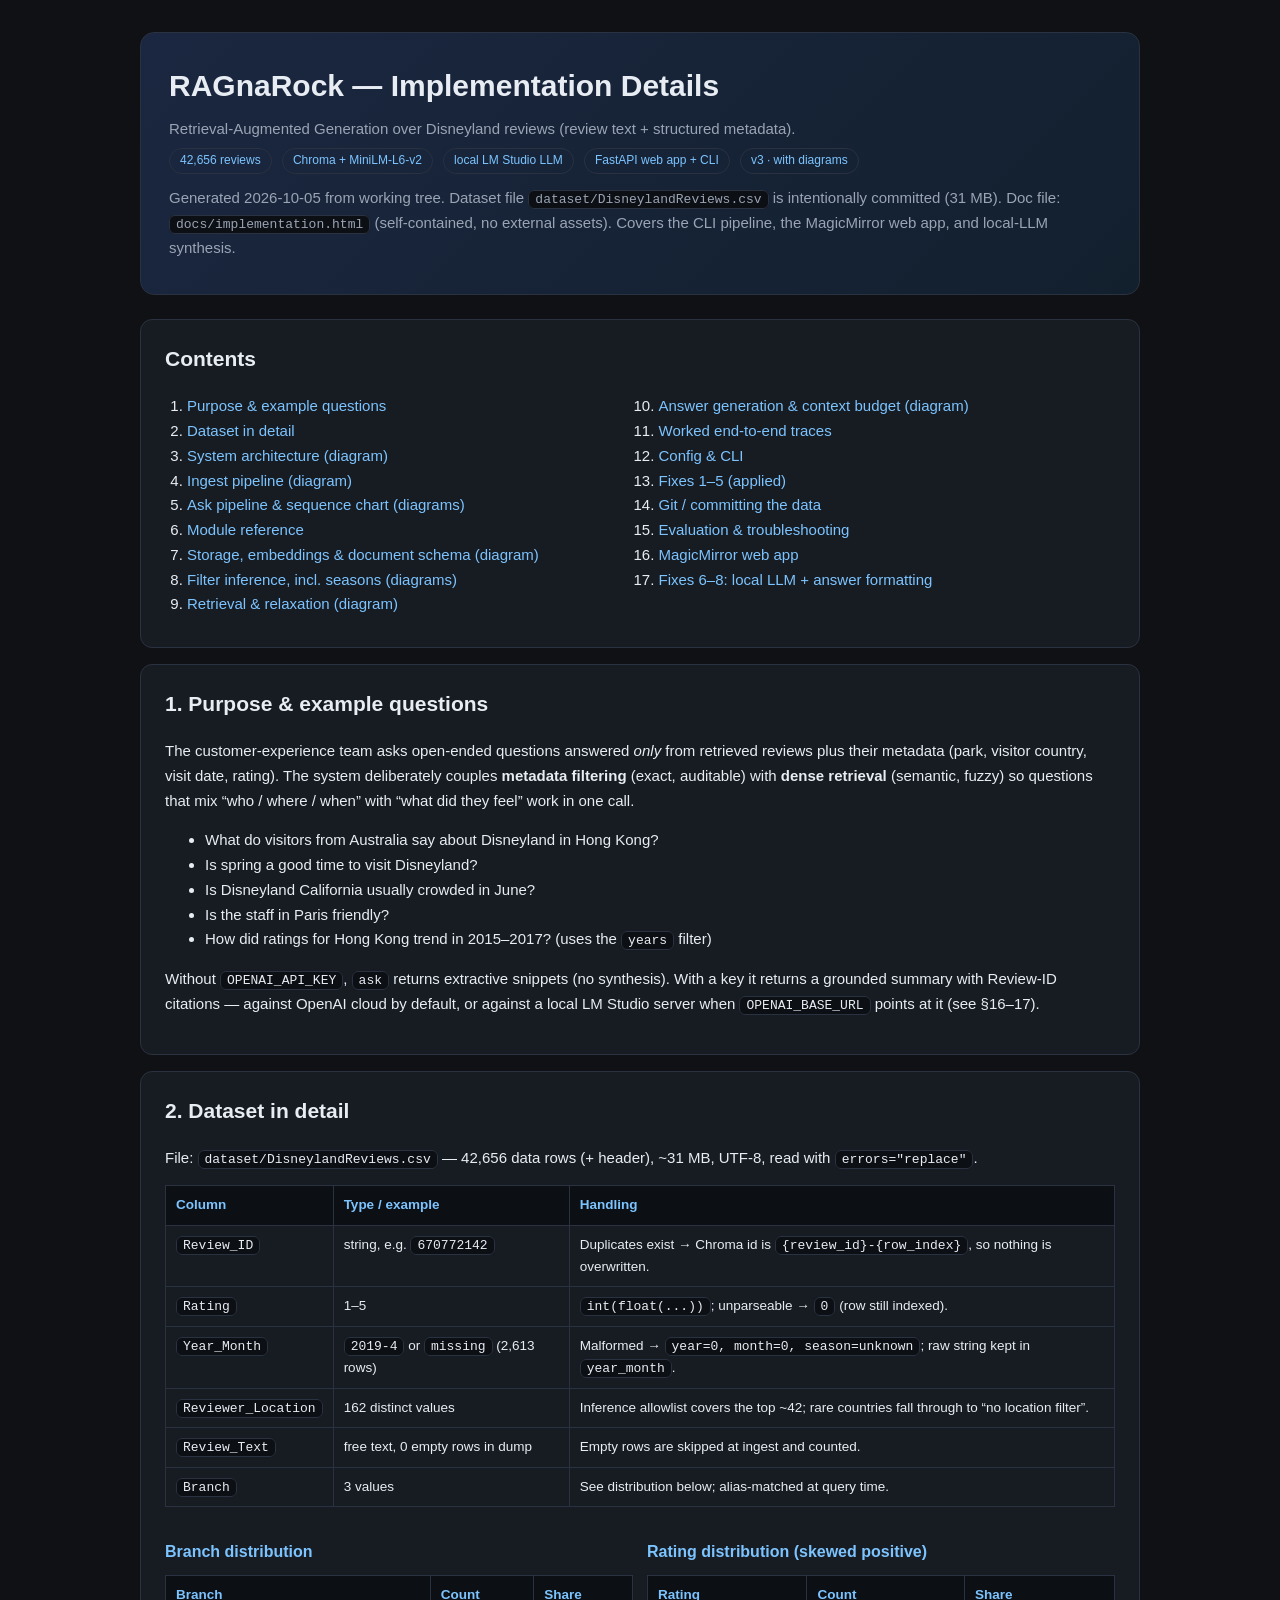
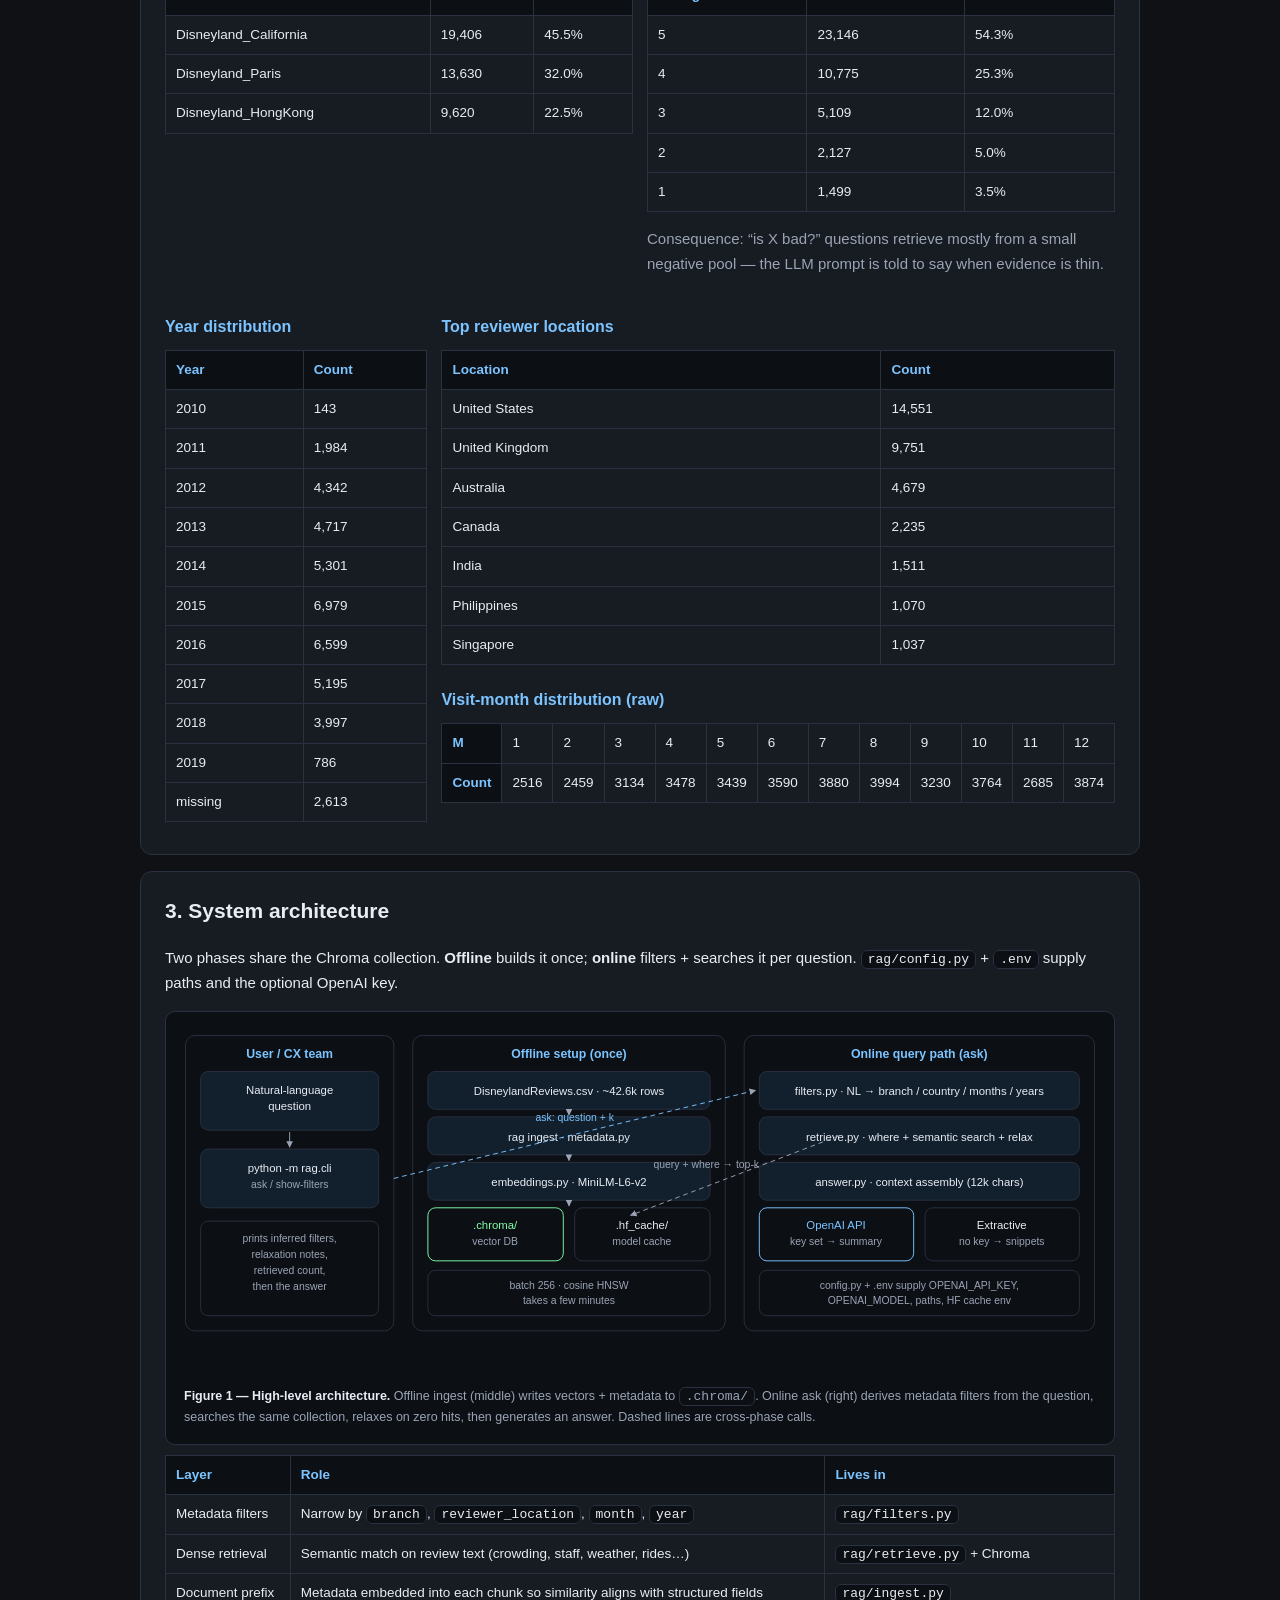
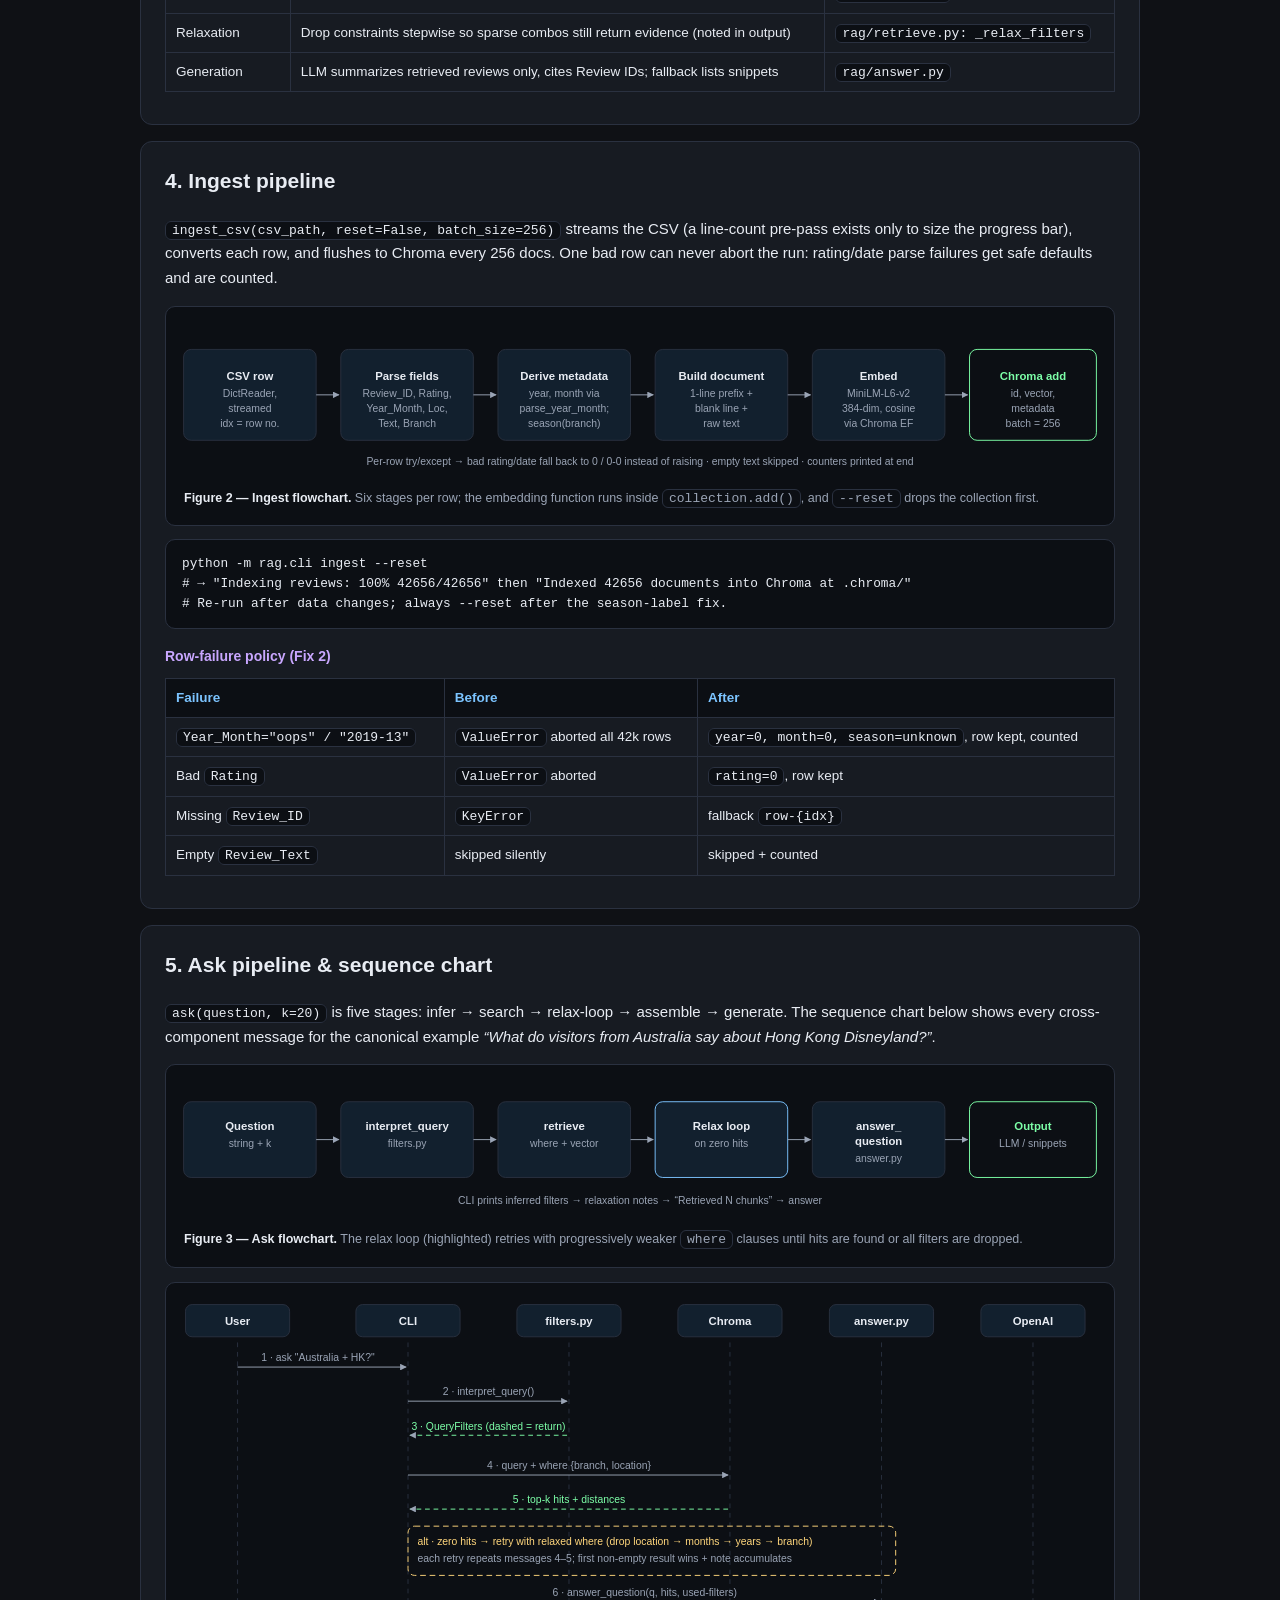
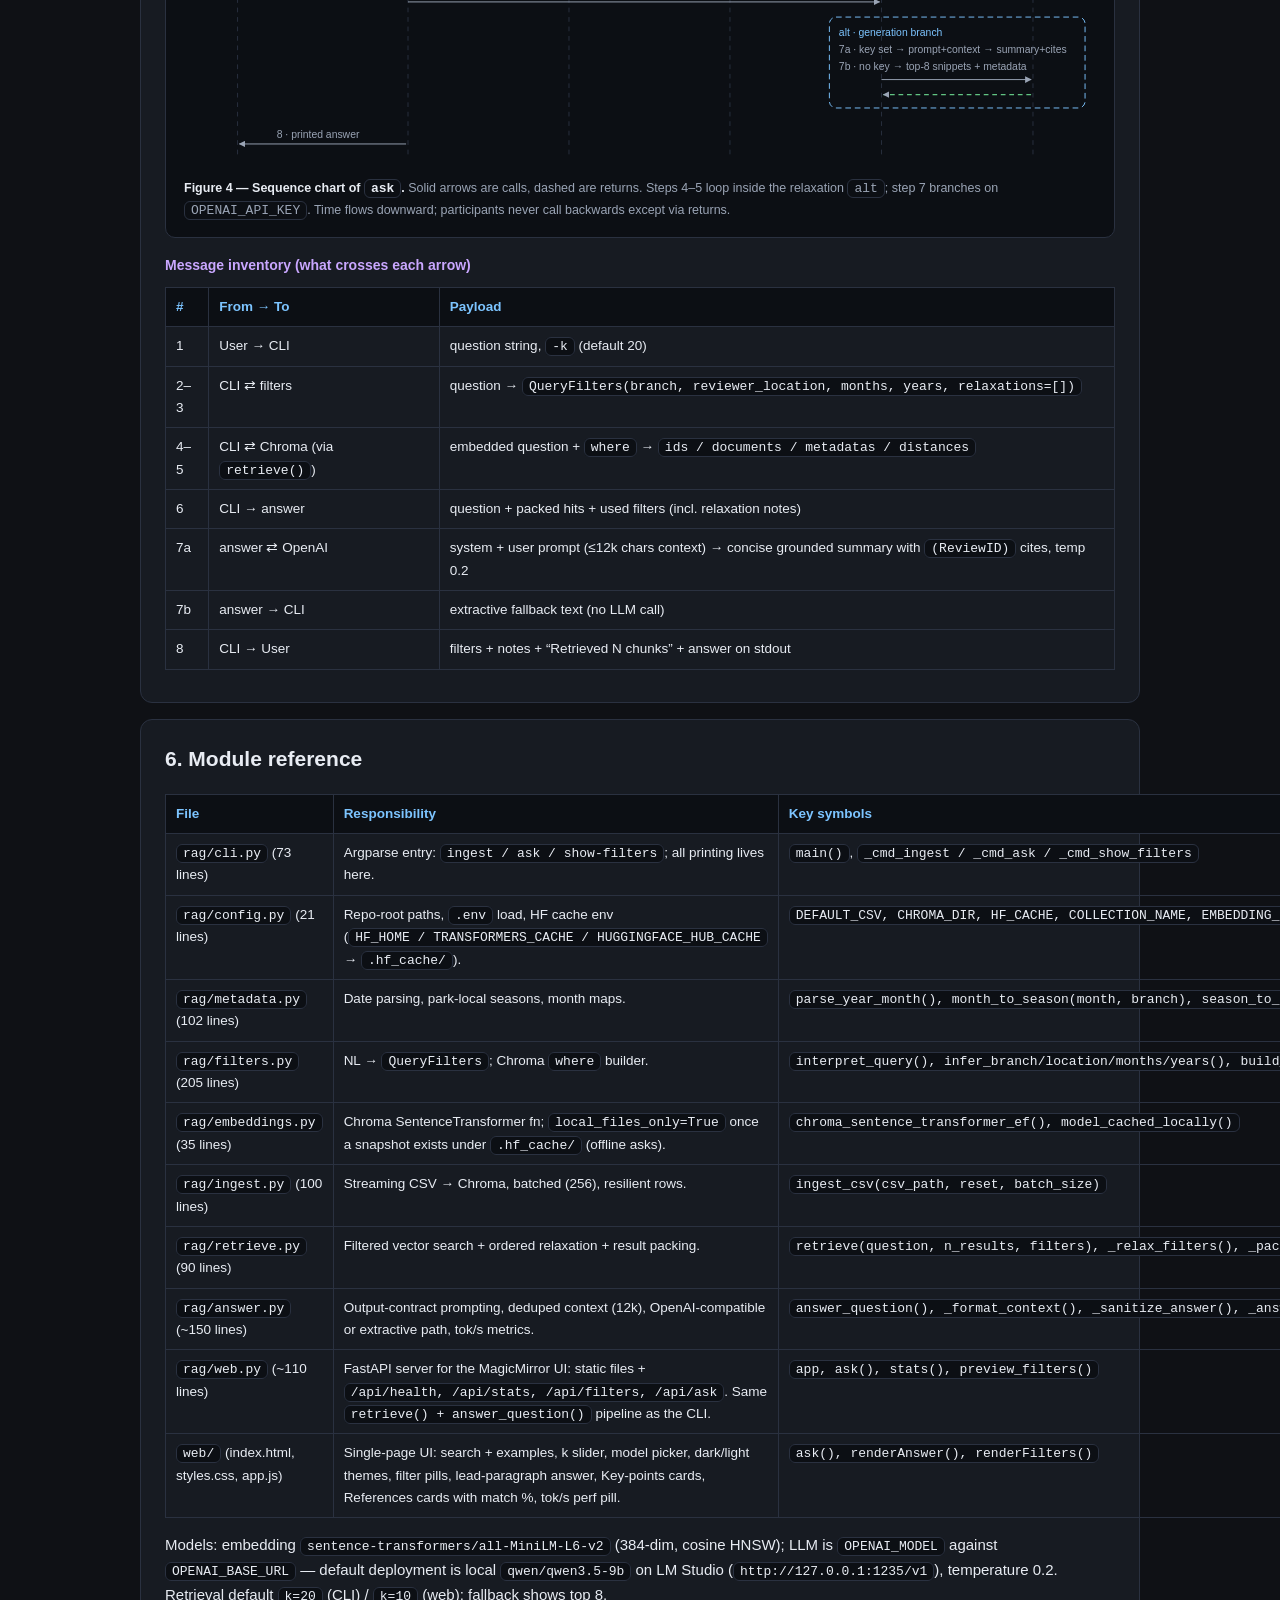
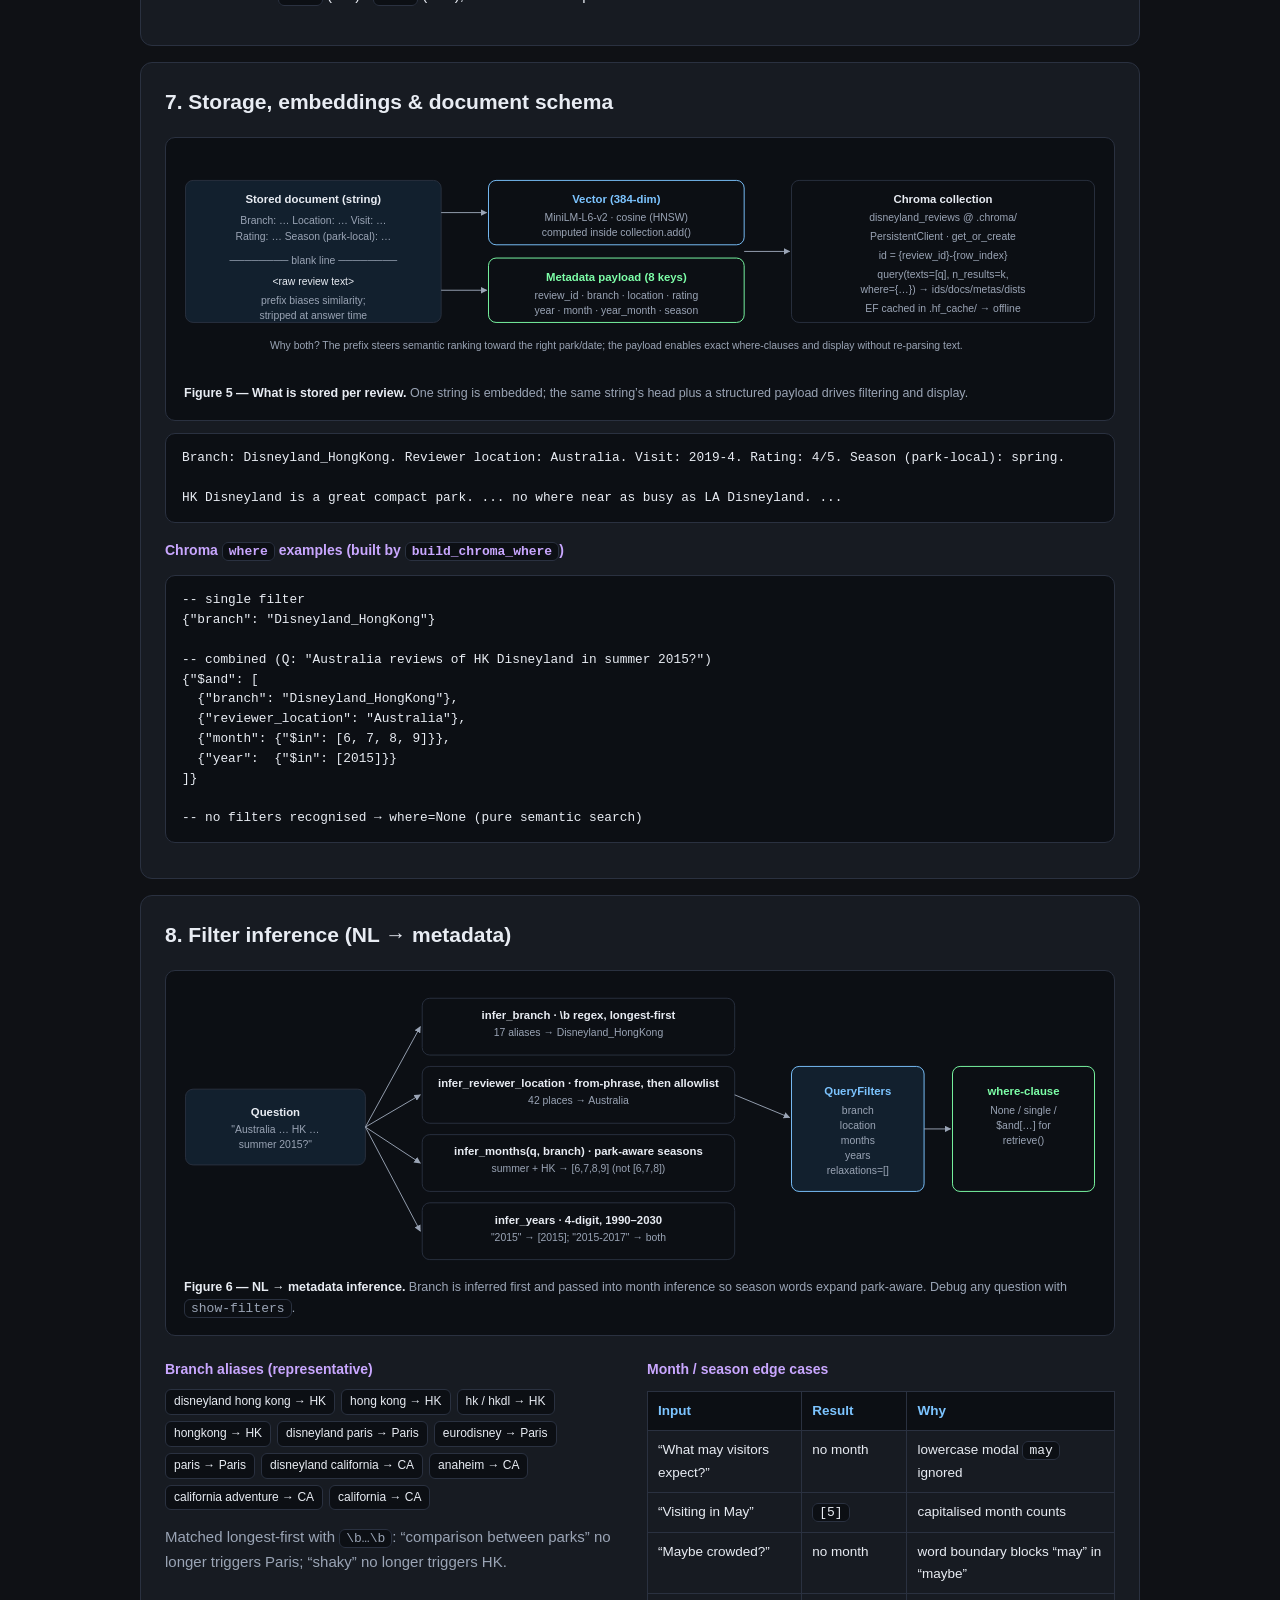
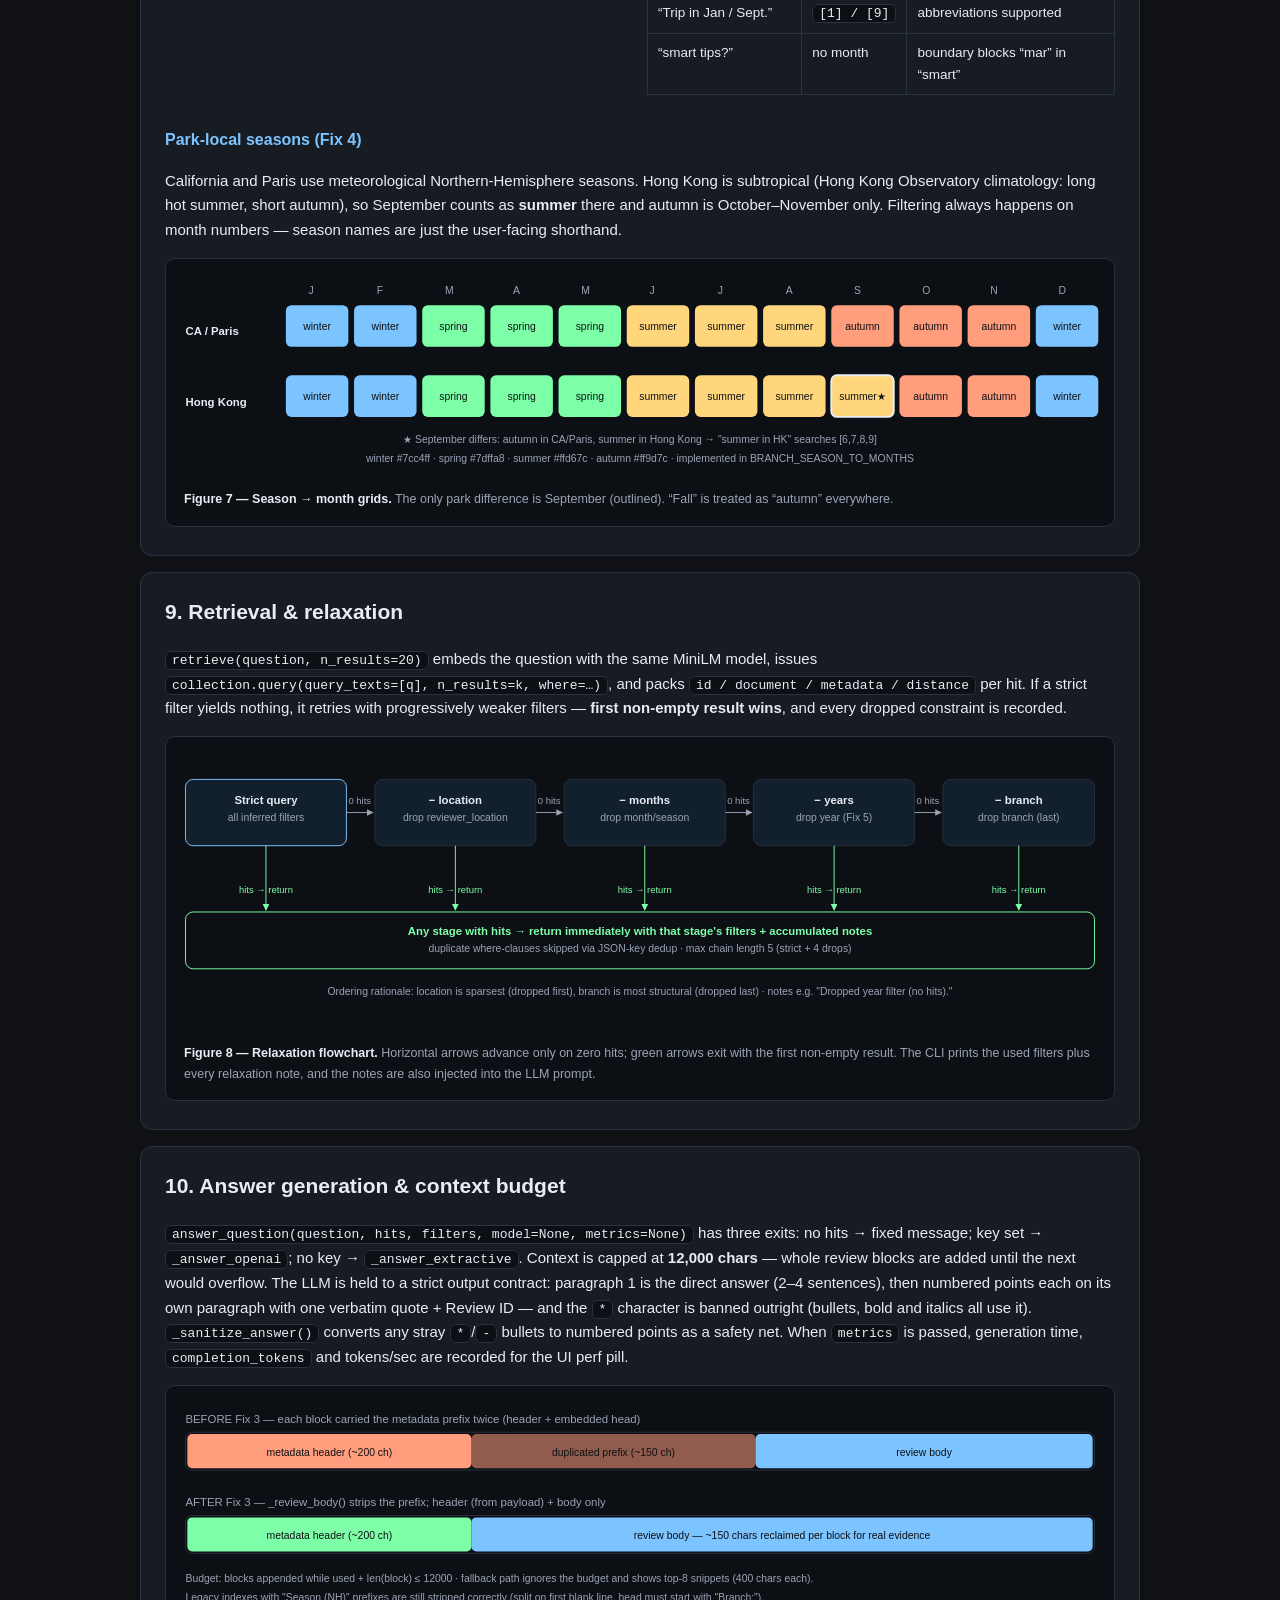
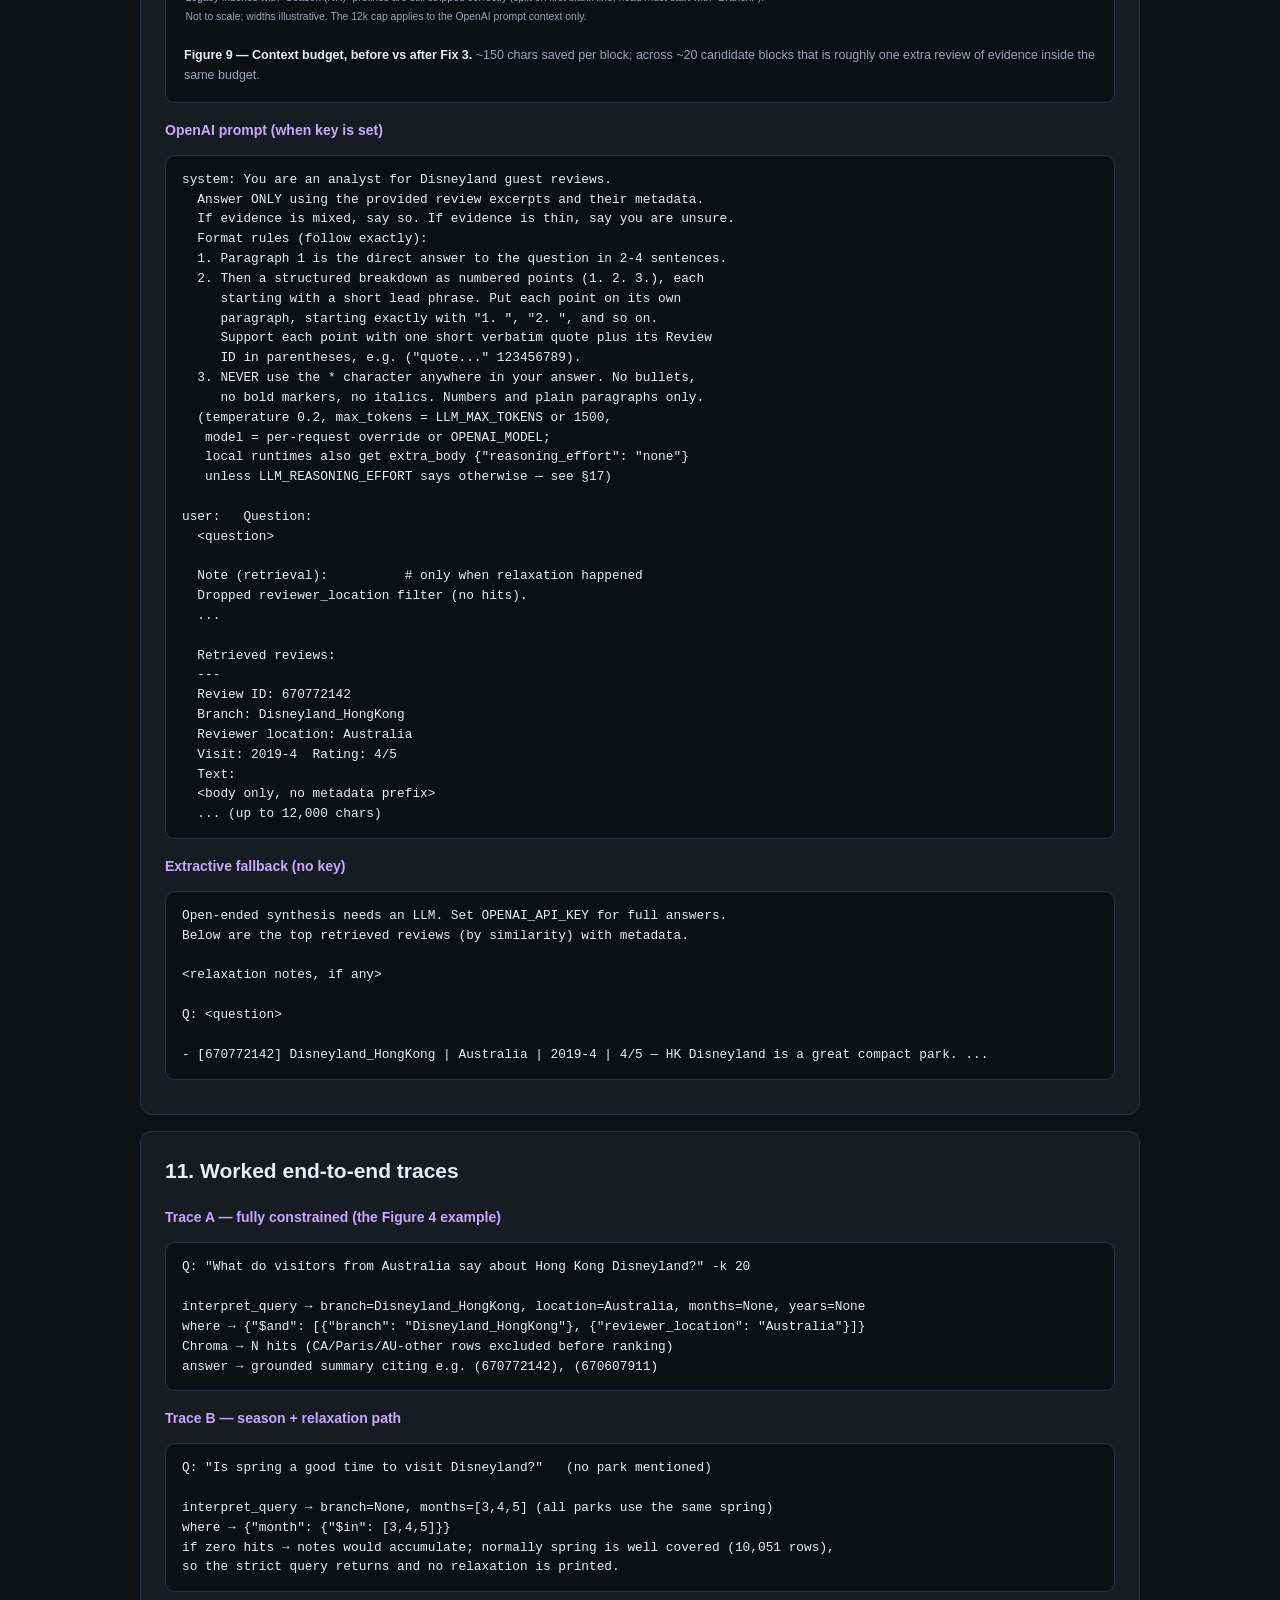
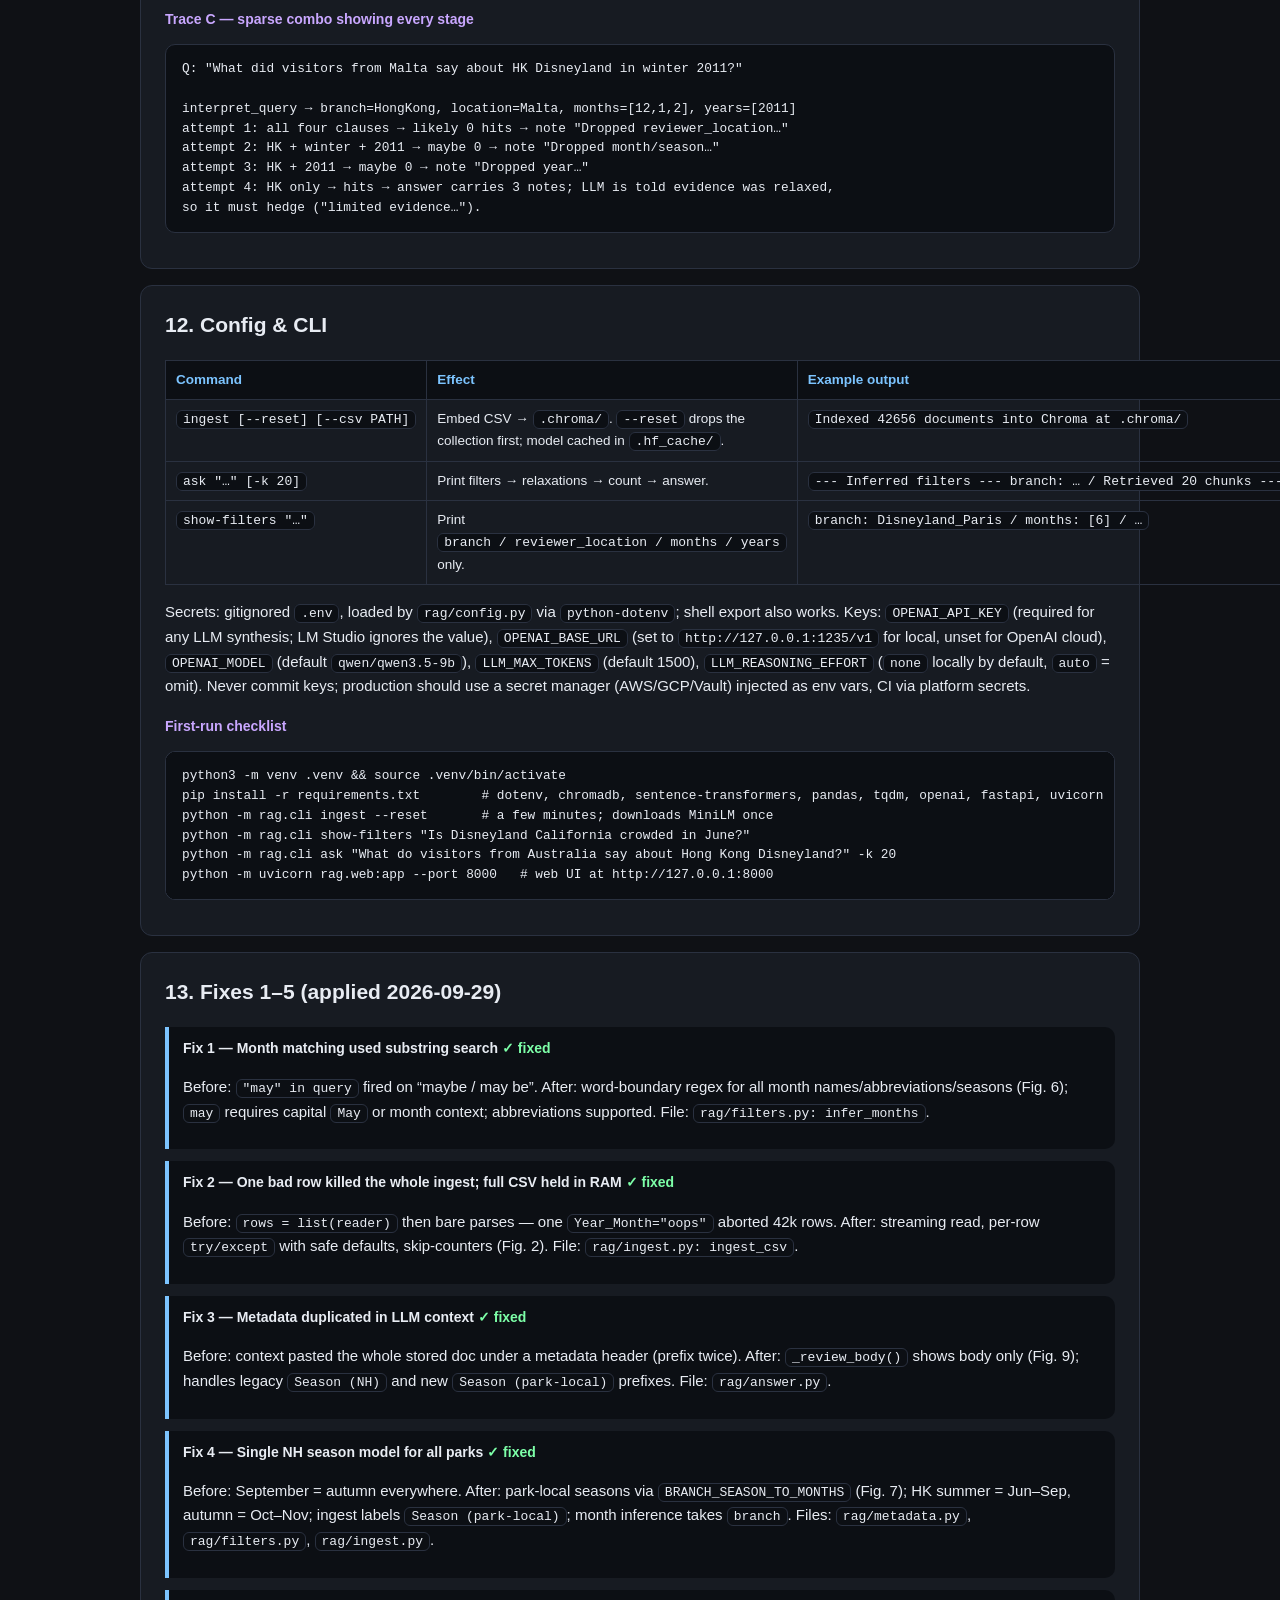
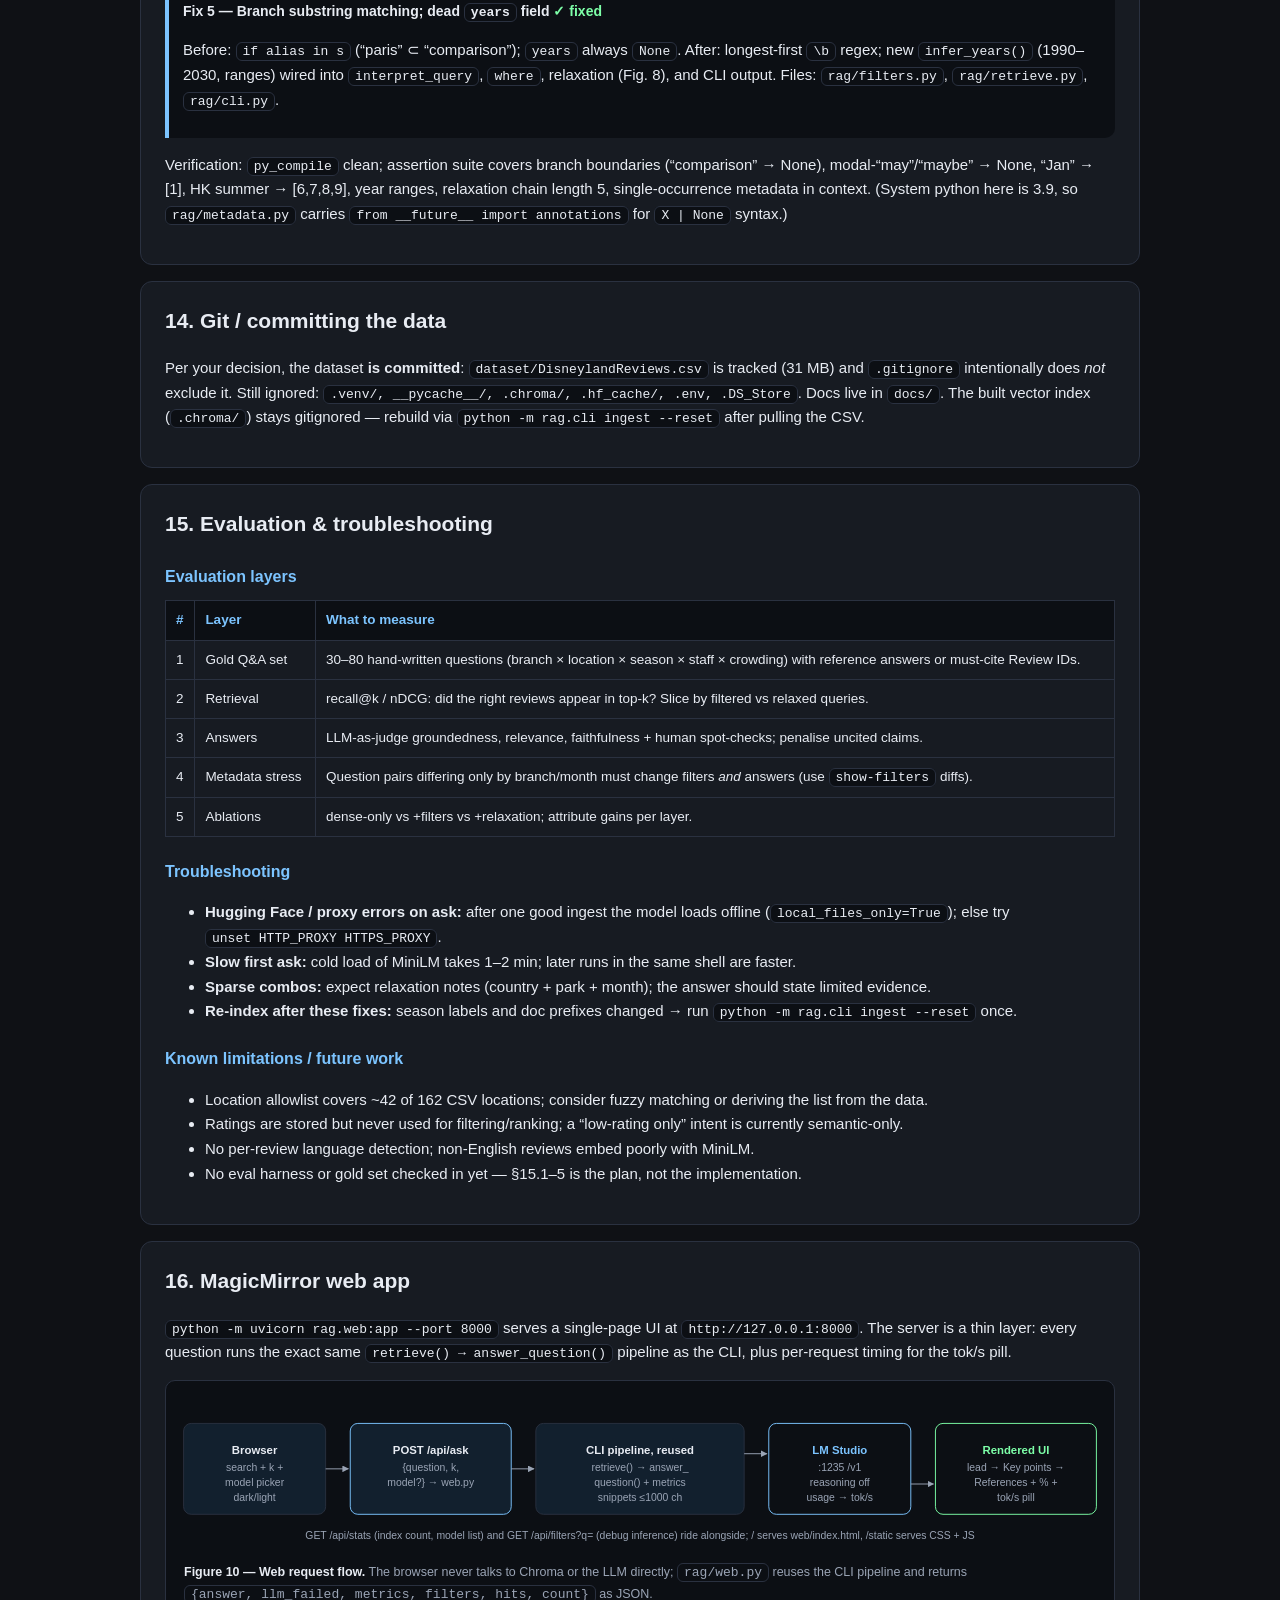
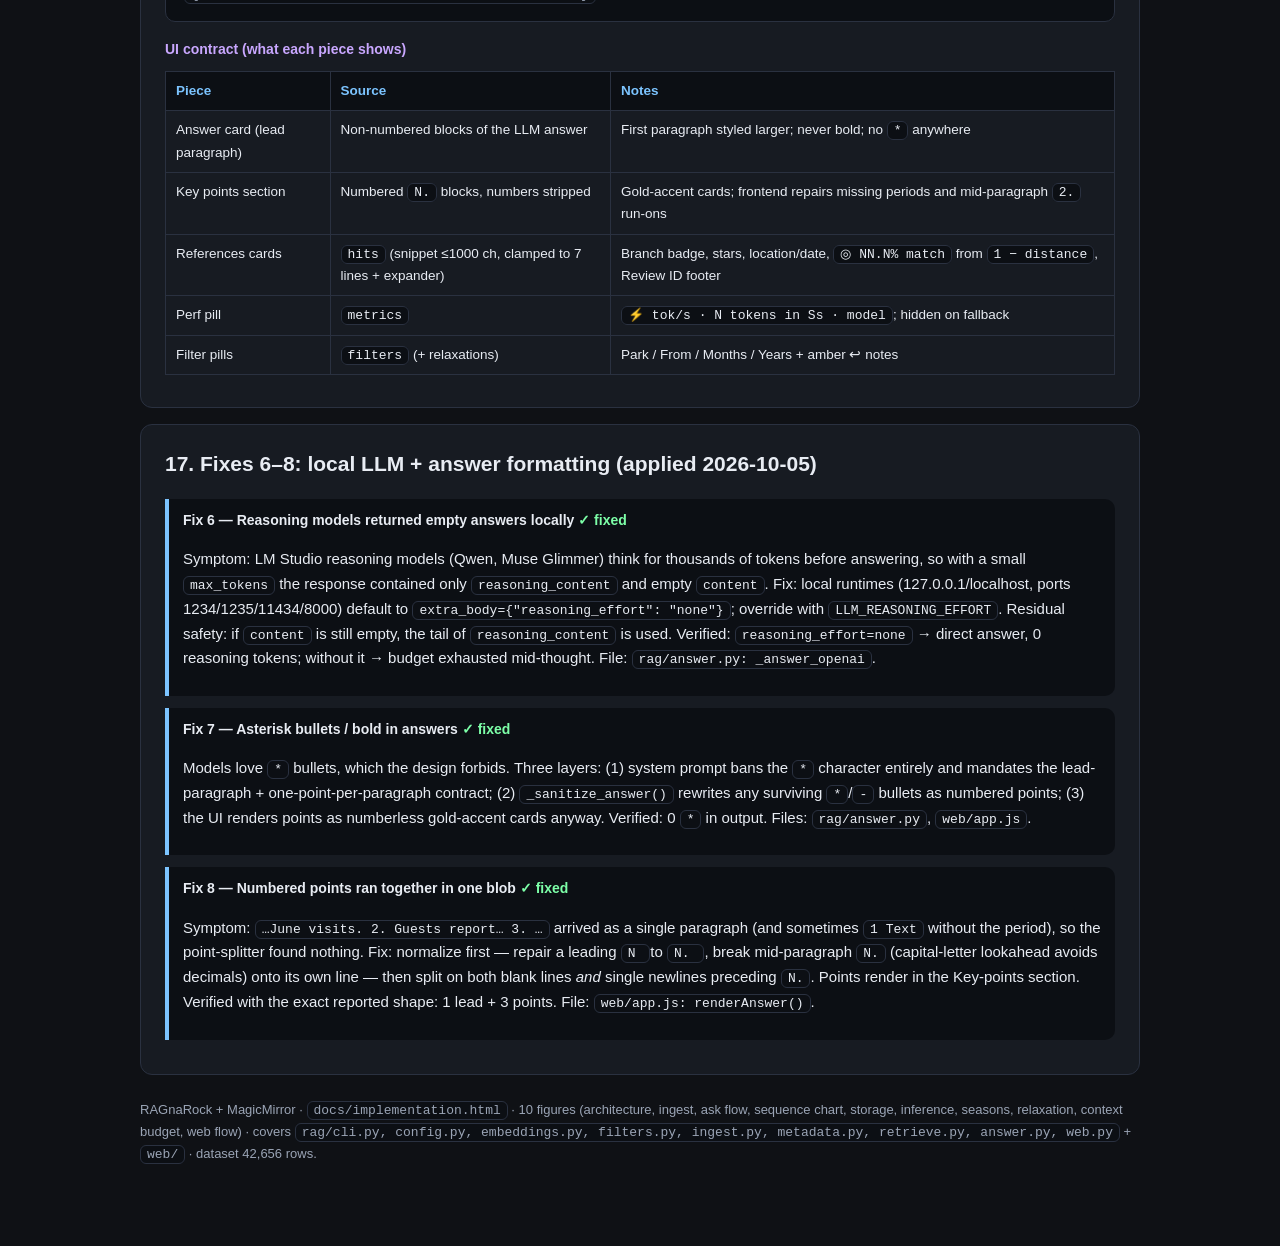
<file: docs/implementation.html>
<!DOCTYPE html>
<html lang="en">
<head>
<meta charset="utf-8">
<meta name="viewport" content="width=device-width, initial-scale=1">
<title>RAGnaRock — Implementation Details</title>
<style>
  :root { --bg:#0f1115; --panel:#171b22; --line:#2a3140; --txt:#e8ecf3; --muted:#9aa4b5; --acc:#7cc4ff; --ok:#7dffa8; --warn:#ffd67c; --vio:#c9a7ff; }
  * { box-sizing: border-box; }
  body { margin:0; background:var(--bg); color:var(--txt); font:15px/1.65 -apple-system, "Segoe UI", Roboto, Helvetica, Arial, sans-serif; }
  .wrap { max-width:1040px; margin:0 auto; padding:32px 20px 90px; }
  header.hero { background:linear-gradient(135deg,#1b2740,#12202e); border:1px solid var(--line); border-radius:14px; padding:28px; margin-bottom:24px; }
  header.hero h1 { margin:0 0 6px; font-size:30px; }
  header.hero p { margin:6px 0; color:var(--muted); }
  .badge { display:inline-block; border:1px solid var(--line); border-radius:999px; padding:2px 10px; font-size:12px; color:var(--acc); margin:0 6px 6px 0; }
  nav.toc, section.card { background:var(--panel); border:1px solid var(--line); border-radius:12px; padding:22px 24px; margin:16px 0; }
  nav.toc h2, section.card h2 { margin-top:0; font-size:21px; }
  nav.toc ol { margin:8px 0; padding-left:22px; color:var(--muted); columns:2; }
  @media (max-width:760px){ nav.toc ol{columns:1;} }
  nav.toc a { color:var(--acc); text-decoration:none; }
  nav.toc a:hover { text-decoration:underline; }
  h3 { color:var(--acc); margin:22px 0 6px; font-size:16px; }
  h4 { color:var(--vio); margin:16px 0 4px; font-size:14px; }
  p, li { color:var(--txt); }
  .muted { color:var(--muted); }
  code, pre { font-family: ui-monospace, SFMono-Regular, Menlo, Consolas, monospace; }
  code.inline { background:#0c0f14; border:1px solid var(--line); border-radius:6px; padding:1px 6px; font-size:13px; white-space:nowrap; }
  pre { background:#0c0f14; border:1px solid var(--line); border-radius:10px; padding:14px 16px; overflow:auto; font-size:12.8px; line-height:1.55; }
  table { width:100%; border-collapse:collapse; margin:10px 0; font-size:13.5px; }
  th, td { border:1px solid var(--line); padding:8px 10px; text-align:left; vertical-align:top; }
  th { background:#0c0f14; color:var(--acc); }
  .grid2 { display:grid; grid-template-columns:1fr 1fr; gap:14px; }
  @media (max-width:760px){ .grid2{grid-template-columns:1fr;} }
  .fix { border-left:4px solid var(--acc); padding:10px 14px; background:#0c0f14; border-radius:0 10px 10px 0; margin:12px 0; }
  .fix h4 { margin:0 0 6px; color:var(--txt); }
  .pill-ok { color:var(--ok); }
  figure.diagram { margin:14px 0 6px; background:#0c0f14; border:1px solid var(--line); border-radius:10px; padding:14px 10px 6px; }
  figure.diagram svg { width:100%; height:auto; display:block; }
  figure.diagram figcaption { color:var(--muted); font-size:12.5px; padding:8px 8px 10px; }
  figure.diagram figcaption b { color:var(--txt); }
  svg text { font-family:-apple-system, "Segoe UI", Roboto, Helvetica, Arial, sans-serif; }
  footer { color:var(--muted); font-size:13px; margin-top:24px; }
  .klist { display:flex; flex-wrap:wrap; gap:6px; margin:8px 0; }
  .klist span { border:1px solid var(--line); border-radius:6px; padding:2px 8px; font-size:12px; background:#0c0f14; }
</style>
</head>
<body>
<div class="wrap">

<header class="hero">
  <h1>RAGnaRock — Implementation Details</h1>
  <p>Retrieval-Augmented Generation over Disneyland reviews (review text + structured metadata).</p>
  <div>
    <span class="badge">42,656 reviews</span>
    <span class="badge">Chroma + MiniLM-L6-v2</span>
    <span class="badge">local LM Studio LLM</span>
    <span class="badge">FastAPI web app + CLI</span>
    <span class="badge">v3 · with diagrams</span>
  </div>
  <p>Generated 2026-10-05 from working tree. Dataset file <code class="inline">dataset/DisneylandReviews.csv</code> is intentionally committed (31&nbsp;MB). Doc file: <code class="inline">docs/implementation.html</code> (self-contained, no external assets). Covers the CLI pipeline, the MagicMirror web app, and local-LLM synthesis.</p>
</header>

<nav class="toc">
  <h2>Contents</h2>
  <ol>
    <li><a href="#purpose">Purpose &amp; example questions</a></li>
    <li><a href="#dataset">Dataset in detail</a></li>
    <li><a href="#arch">System architecture (diagram)</a></li>
    <li><a href="#ingest">Ingest pipeline (diagram)</a></li>
    <li><a href="#askpath">Ask pipeline &amp; sequence chart (diagrams)</a></li>
    <li><a href="#modules">Module reference</a></li>
    <li><a href="#storage">Storage, embeddings &amp; document schema (diagram)</a></li>
    <li><a href="#filters">Filter inference, incl. seasons (diagrams)</a></li>
    <li><a href="#retrieval">Retrieval &amp; relaxation (diagram)</a></li>
    <li><a href="#answer">Answer generation &amp; context budget (diagram)</a></li>
    <li><a href="#traces">Worked end-to-end traces</a></li>
    <li><a href="#config">Config &amp; CLI</a></li>
    <li><a href="#fixes">Fixes 1–5 (applied)</a></li>
    <li><a href="#git">Git / committing the data</a></li>
    <li><a href="#eval">Evaluation &amp; troubleshooting</a></li>
    <li><a href="#webapp">MagicMirror web app</a></li>
    <li><a href="#fixes6">Fixes 6–8: local LLM + answer formatting</a></li>
  </ol>
</nav>

<!-- ================= 1 ================= -->
<section class="card" id="purpose">
  <h2>1. Purpose &amp; example questions</h2>
  <p>The customer-experience team asks open-ended questions answered <em>only</em> from retrieved reviews plus their metadata (park, visitor country, visit date, rating). The system deliberately couples <strong>metadata filtering</strong> (exact, auditable) with <strong>dense retrieval</strong> (semantic, fuzzy) so questions that mix “who / where / when” with “what did they feel” work in one call.</p>
  <ul>
    <li>What do visitors from Australia say about Disneyland in Hong Kong?</li>
    <li>Is spring a good time to visit Disneyland?</li>
    <li>Is Disneyland California usually crowded in June?</li>
    <li>Is the staff in Paris friendly?</li>
    <li>How did ratings for Hong Kong trend in 2015–2017? (uses the <code class="inline">years</code> filter)</li>
  </ul>
  <p>Without <code class="inline">OPENAI_API_KEY</code>, <code class="inline">ask</code> returns extractive snippets (no synthesis). With a key it returns a grounded summary with Review-ID citations — against OpenAI cloud by default, or against a local LM Studio server when <code class="inline">OPENAI_BASE_URL</code> points at it (see §16–17).</p>
</section>

<!-- ================= 2 ================= -->
<section class="card" id="dataset">
  <h2>2. Dataset in detail</h2>
  <p>File: <code class="inline">dataset/DisneylandReviews.csv</code> — 42,656 data rows (+ header), ~31&nbsp;MB, UTF-8, read with <code class="inline">errors="replace"</code>.</p>
  <table>
    <tr><th>Column</th><th>Type / example</th><th>Handling</th></tr>
    <tr><td><code class="inline">Review_ID</code></td><td>string, e.g. <code class="inline">670772142</code></td><td>Duplicates exist → Chroma id is <code class="inline">{review_id}-{row_index}</code>, so nothing is overwritten.</td></tr>
    <tr><td><code class="inline">Rating</code></td><td>1–5</td><td><code class="inline">int(float(...))</code>; unparseable → <code class="inline">0</code> (row still indexed).</td></tr>
    <tr><td><code class="inline">Year_Month</code></td><td><code class="inline">2019-4</code> or <code class="inline">missing</code> (2,613 rows)</td><td>Malformed → <code class="inline">year=0, month=0, season=unknown</code>; raw string kept in <code class="inline">year_month</code>.</td></tr>
    <tr><td><code class="inline">Reviewer_Location</code></td><td>162 distinct values</td><td>Inference allowlist covers the top ~42; rare countries fall through to “no location filter”.</td></tr>
    <tr><td><code class="inline">Review_Text</code></td><td>free text, 0 empty rows in dump</td><td>Empty rows are skipped at ingest and counted.</td></tr>
    <tr><td><code class="inline">Branch</code></td><td>3 values</td><td>See distribution below; alias-matched at query time.</td></tr>
  </table>
  <div class="grid2">
    <div>
      <h3>Branch distribution</h3>
      <table><tr><th>Branch</th><th>Count</th><th>Share</th></tr>
      <tr><td>Disneyland_California</td><td>19,406</td><td>45.5%</td></tr>
      <tr><td>Disneyland_Paris</td><td>13,630</td><td>32.0%</td></tr>
      <tr><td>Disneyland_HongKong</td><td>9,620</td><td>22.5%</td></tr></table>
    </div>
    <div>
      <h3>Rating distribution (skewed positive)</h3>
      <table><tr><th>Rating</th><th>Count</th><th>Share</th></tr>
      <tr><td>5</td><td>23,146</td><td>54.3%</td></tr>
      <tr><td>4</td><td>10,775</td><td>25.3%</td></tr>
      <tr><td>3</td><td>5,109</td><td>12.0%</td></tr>
      <tr><td>2</td><td>2,127</td><td>5.0%</td></tr>
      <tr><td>1</td><td>1,499</td><td>3.5%</td></tr></table>
      <p class="muted">Consequence: “is X bad?” questions retrieve mostly from a small negative pool — the LLM prompt is told to say when evidence is thin.</p>
    </div>
  </div>
  <div class="grid2">
    <div>
      <h3>Year distribution</h3>
      <table><tr><th>Year</th><th>Count</th></tr>
      <tr><td>2010</td><td>143</td></tr><tr><td>2011</td><td>1,984</td></tr>
      <tr><td>2012</td><td>4,342</td></tr><tr><td>2013</td><td>4,717</td></tr>
      <tr><td>2014</td><td>5,301</td></tr><tr><td>2015</td><td>6,979</td></tr>
      <tr><td>2016</td><td>6,599</td></tr><tr><td>2017</td><td>5,195</td></tr>
      <tr><td>2018</td><td>3,997</td></tr><tr><td>2019</td><td>786</td></tr>
      <tr><td>missing</td><td>2,613</td></tr></table>
    </div>
    <div>
      <h3>Top reviewer locations</h3>
      <table><tr><th>Location</th><th>Count</th></tr>
      <tr><td>United States</td><td>14,551</td></tr>
      <tr><td>United Kingdom</td><td>9,751</td></tr>
      <tr><td>Australia</td><td>4,679</td></tr>
      <tr><td>Canada</td><td>2,235</td></tr>
      <tr><td>India</td><td>1,511</td></tr>
      <tr><td>Philippines</td><td>1,070</td></tr>
      <tr><td>Singapore</td><td>1,037</td></tr></table>
      <h3>Visit-month distribution (raw)</h3>
      <table><tr><th>M</th><td>1</td><td>2</td><td>3</td><td>4</td><td>5</td><td>6</td><td>7</td><td>8</td><td>9</td><td>10</td><td>11</td><td>12</td></tr>
      <tr><th>Count</th><td>2516</td><td>2459</td><td>3134</td><td>3478</td><td>3439</td><td>3590</td><td>3880</td><td>3994</td><td>3230</td><td>3764</td><td>2685</td><td>3874</td></tr></table>
    </div>
  </div>
</section>

<!-- ================= 3 ================= -->
<section class="card" id="arch">
  <h2>3. System architecture</h2>
  <p>Two phases share the Chroma collection. <strong>Offline</strong> builds it once; <strong>online</strong> filters + searches it per question. <code class="inline">rag/config.py</code> + <code class="inline">.env</code> supply paths and the optional OpenAI key.</p>
  <figure class="diagram">
    <svg viewBox="0 0 980 372" role="img" aria-label="High-level system architecture">
      <defs><marker id="a1" viewBox="0 0 10 10" refX="9" refY="5" markerWidth="7" markerHeight="7" orient="auto-start-reverse"><path d="M0,0 L10,5 L0,10 z" fill="#9aa4b5"/></marker></defs>
      <rect x="10" y="10" width="220" height="312" rx="10" fill="none" stroke="#2a3140"/>
      <text x="120" y="34" text-anchor="middle" fill="#7cc4ff" font-size="13" font-weight="bold">User / CX team</text>
      <rect x="26" y="48" width="188" height="62" rx="8" fill="#12202e" stroke="#2a3140"/>
      <text x="120" y="72" text-anchor="middle" fill="#e8ecf3" font-size="12">Natural-language</text><text x="120" y="89" text-anchor="middle" fill="#e8ecf3" font-size="12">question</text>
      <line x1="120" y1="112" x2="120" y2="128" stroke="#9aa4b5" marker-end="url(#a1)"/>
      <rect x="26" y="130" width="188" height="62" rx="8" fill="#12202e" stroke="#2a3140"/>
      <text x="120" y="154" text-anchor="middle" fill="#e8ecf3" font-size="12">python -m rag.cli</text><text x="120" y="171" text-anchor="middle" fill="#9aa4b5" font-size="11">ask / show-filters</text>
      <rect x="26" y="206" width="188" height="100" rx="8" fill="#0c0f14" stroke="#2a3140"/>
      <text x="120" y="228" text-anchor="middle" fill="#9aa4b5" font-size="11">prints inferred filters,</text><text x="120" y="245" text-anchor="middle" fill="#9aa4b5" font-size="11">relaxation notes,</text><text x="120" y="262" text-anchor="middle" fill="#9aa4b5" font-size="11">retrieved count,</text><text x="120" y="279" text-anchor="middle" fill="#9aa4b5" font-size="11">then the answer</text>

      <rect x="250" y="10" width="330" height="312" rx="10" fill="none" stroke="#2a3140"/>
      <text x="415" y="34" text-anchor="middle" fill="#7cc4ff" font-size="13" font-weight="bold">Offline setup (once)</text>
      <rect x="266" y="48" width="298" height="40" rx="8" fill="#12202e" stroke="#2a3140"/><text x="415" y="73" text-anchor="middle" fill="#e8ecf3" font-size="12">DisneylandReviews.csv · ~42.6k rows</text>
      <rect x="266" y="96" width="298" height="40" rx="8" fill="#12202e" stroke="#2a3140"/><text x="415" y="121" text-anchor="middle" fill="#e8ecf3" font-size="12">rag ingest · metadata.py</text>
      <rect x="266" y="144" width="298" height="40" rx="8" fill="#12202e" stroke="#2a3140"/><text x="415" y="169" text-anchor="middle" fill="#e8ecf3" font-size="12">embeddings.py · MiniLM-L6-v2</text>
      <rect x="266" y="192" width="143" height="56" rx="8" fill="#0c0f14" stroke="#7dffa8"/><text x="337" y="214" text-anchor="middle" fill="#7dffa8" font-size="12">.chroma/</text><text x="337" y="231" text-anchor="middle" fill="#9aa4b5" font-size="11">vector DB</text>
      <rect x="421" y="192" width="143" height="56" rx="8" fill="#0c0f14" stroke="#2a3140"/><text x="492" y="214" text-anchor="middle" fill="#e8ecf3" font-size="12">.hf_cache/</text><text x="492" y="231" text-anchor="middle" fill="#9aa4b5" font-size="11">model cache</text>
      <rect x="266" y="258" width="298" height="48" rx="8" fill="#0c0f14" stroke="#2a3140"/><text x="415" y="278" text-anchor="middle" fill="#9aa4b5" font-size="11">batch 256 · cosine HNSW</text><text x="415" y="294" text-anchor="middle" fill="#9aa4b5" font-size="11">takes a few minutes</text>
      <line x1="415" y1="88" x2="415" y2="94" stroke="#9aa4b5" marker-end="url(#a1)"/><line x1="415" y1="136" x2="415" y2="142" stroke="#9aa4b5" marker-end="url(#a1)"/><line x1="415" y1="184" x2="415" y2="190" stroke="#9aa4b5" marker-end="url(#a1)"/>

      <rect x="600" y="10" width="370" height="312" rx="10" fill="none" stroke="#2a3140"/>
      <text x="785" y="34" text-anchor="middle" fill="#7cc4ff" font-size="13" font-weight="bold">Online query path (ask)</text>
      <rect x="616" y="48" width="338" height="40" rx="8" fill="#12202e" stroke="#2a3140"/><text x="785" y="73" text-anchor="middle" fill="#e8ecf3" font-size="12">filters.py · NL → branch / country / months / years</text>
      <rect x="616" y="96" width="338" height="40" rx="8" fill="#12202e" stroke="#2a3140"/><text x="785" y="121" text-anchor="middle" fill="#e8ecf3" font-size="12">retrieve.py · where + semantic search + relax</text>
      <rect x="616" y="144" width="338" height="40" rx="8" fill="#12202e" stroke="#2a3140"/><text x="785" y="169" text-anchor="middle" fill="#e8ecf3" font-size="12">answer.py · context assembly (12k chars)</text>
      <rect x="616" y="192" width="163" height="56" rx="8" fill="#0c0f14" stroke="#7cc4ff"/><text x="697" y="214" text-anchor="middle" fill="#7cc4ff" font-size="12">OpenAI API</text><text x="697" y="231" text-anchor="middle" fill="#9aa4b5" font-size="11">key set → summary</text>
      <rect x="791" y="192" width="163" height="56" rx="8" fill="#0c0f14" stroke="#2a3140"/><text x="872" y="214" text-anchor="middle" fill="#e8ecf3" font-size="12">Extractive</text><text x="872" y="231" text-anchor="middle" fill="#9aa4b5" font-size="11">no key → snippets</text>
      <rect x="616" y="258" width="338" height="48" rx="8" fill="#0c0f14" stroke="#2a3140"/><text x="785" y="278" text-anchor="middle" fill="#9aa4b5" font-size="11">config.py + .env supply OPENAI_API_KEY,</text><text x="785" y="294" text-anchor="middle" fill="#9aa4b5" font-size="11">OPENAI_MODEL, paths, HF cache env</text>

      <line x1="230" y1="161" x2="612" y2="68" stroke="#7cc4ff" stroke-dasharray="5 4" marker-end="url(#a1)"/>
      <text x="421" y="100" text-anchor="middle" fill="#7cc4ff" font-size="11">ask: question + k</text>
      <line x1="700" y1="116" x2="480" y2="200" stroke="#9aa4b5" stroke-dasharray="5 4" marker-end="url(#a1)"/>
      <text x="560" y="150" text-anchor="middle" fill="#9aa4b5" font-size="11">query + where → top-k</text>
    </svg>
    <figcaption><b>Figure 1 — High-level architecture.</b> Offline ingest (middle) writes vectors + metadata to <code class="inline">.chroma/</code>. Online ask (right) derives metadata filters from the question, searches the same collection, relaxes on zero hits, then generates an answer. Dashed lines are cross-phase calls.</figcaption>
  </figure>
  <table>
    <tr><th>Layer</th><th>Role</th><th>Lives in</th></tr>
    <tr><td>Metadata filters</td><td>Narrow by <code class="inline">branch</code>, <code class="inline">reviewer_location</code>, <code class="inline">month</code>, <code class="inline">year</code></td><td><code class="inline">rag/filters.py</code></td></tr>
    <tr><td>Dense retrieval</td><td>Semantic match on review text (crowding, staff, weather, rides…)</td><td><code class="inline">rag/retrieve.py</code> + Chroma</td></tr>
    <tr><td>Document prefix</td><td>Metadata embedded into each chunk so similarity aligns with structured fields</td><td><code class="inline">rag/ingest.py</code></td></tr>
    <tr><td>Relaxation</td><td>Drop constraints stepwise so sparse combos still return evidence (noted in output)</td><td><code class="inline">rag/retrieve.py: _relax_filters</code></td></tr>
    <tr><td>Generation</td><td>LLM summarizes retrieved reviews only, cites Review IDs; fallback lists snippets</td><td><code class="inline">rag/answer.py</code></td></tr>
  </table>
</section>

<!-- ================= 4 ================= -->
<section class="card" id="ingest">
  <h2>4. Ingest pipeline</h2>
  <p><code class="inline">ingest_csv(csv_path, reset=False, batch_size=256)</code> streams the CSV (a line-count pre-pass exists only to size the progress bar), converts each row, and flushes to Chroma every 256 docs. One bad row can never abort the run: rating/date parse failures get safe defaults and are counted.</p>
  <figure class="diagram">
    <svg viewBox="0 0 980 168" role="img" aria-label="Ingest pipeline flowchart">
      <defs><marker id="a2" viewBox="0 0 10 10" refX="9" refY="5" markerWidth="7" markerHeight="7" orient="auto-start-reverse"><path d="M0,0 L10,5 L0,10 z" fill="#9aa4b5"/></marker></defs>
      <rect x="8" y="30" width="140" height="96" rx="8" fill="#12202e" stroke="#2a3140"/><text x="78" y="62" text-anchor="middle" fill="#e8ecf3" font-size="12" font-weight="bold">CSV row</text><text x="78" y="80" text-anchor="middle" fill="#9aa4b5" font-size="11">DictReader,</text><text x="78" y="96" text-anchor="middle" fill="#9aa4b5" font-size="11">streamed</text><text x="78" y="112" text-anchor="middle" fill="#9aa4b5" font-size="11">idx = row no.</text>
      <rect x="174" y="30" width="140" height="96" rx="8" fill="#12202e" stroke="#2a3140"/><text x="244" y="62" text-anchor="middle" fill="#e8ecf3" font-size="12" font-weight="bold">Parse fields</text><text x="244" y="80" text-anchor="middle" fill="#9aa4b5" font-size="11">Review_ID, Rating,</text><text x="244" y="96" text-anchor="middle" fill="#9aa4b5" font-size="11">Year_Month, Loc,</text><text x="244" y="112" text-anchor="middle" fill="#9aa4b5" font-size="11">Text, Branch</text>
      <rect x="340" y="30" width="140" height="96" rx="8" fill="#12202e" stroke="#2a3140"/><text x="410" y="62" text-anchor="middle" fill="#e8ecf3" font-size="12" font-weight="bold">Derive metadata</text><text x="410" y="80" text-anchor="middle" fill="#9aa4b5" font-size="11">year, month via</text><text x="410" y="96" text-anchor="middle" fill="#9aa4b5" font-size="11">parse_year_month;</text><text x="410" y="112" text-anchor="middle" fill="#9aa4b5" font-size="11">season(branch)</text>
      <rect x="506" y="30" width="140" height="96" rx="8" fill="#12202e" stroke="#2a3140"/><text x="576" y="62" text-anchor="middle" fill="#e8ecf3" font-size="12" font-weight="bold">Build document</text><text x="576" y="80" text-anchor="middle" fill="#9aa4b5" font-size="11">1-line prefix +</text><text x="576" y="96" text-anchor="middle" fill="#9aa4b5" font-size="11">blank line +</text><text x="576" y="112" text-anchor="middle" fill="#9aa4b5" font-size="11">raw text</text>
      <rect x="672" y="30" width="140" height="96" rx="8" fill="#12202e" stroke="#2a3140"/><text x="742" y="62" text-anchor="middle" fill="#e8ecf3" font-size="12" font-weight="bold">Embed</text><text x="742" y="80" text-anchor="middle" fill="#9aa4b5" font-size="11">MiniLM-L6-v2</text><text x="742" y="96" text-anchor="middle" fill="#9aa4b5" font-size="11">384-dim, cosine</text><text x="742" y="112" text-anchor="middle" fill="#9aa4b5" font-size="11">via Chroma EF</text>
      <rect x="838" y="30" width="134" height="96" rx="8" fill="#0c0f14" stroke="#7dffa8"/><text x="905" y="62" text-anchor="middle" fill="#7dffa8" font-size="12" font-weight="bold">Chroma add</text><text x="905" y="80" text-anchor="middle" fill="#9aa4b5" font-size="11">id, vector,</text><text x="905" y="96" text-anchor="middle" fill="#9aa4b5" font-size="11">metadata</text><text x="905" y="112" text-anchor="middle" fill="#9aa4b5" font-size="11">batch = 256</text>
      <line x1="148" y1="78" x2="172" y2="78" stroke="#9aa4b5" marker-end="url(#a2)"/><line x1="314" y1="78" x2="338" y2="78" stroke="#9aa4b5" marker-end="url(#a2)"/><line x1="480" y1="78" x2="504" y2="78" stroke="#9aa4b5" marker-end="url(#a2)"/><line x1="646" y1="78" x2="670" y2="78" stroke="#9aa4b5" marker-end="url(#a2)"/><line x1="812" y1="78" x2="836" y2="78" stroke="#9aa4b5" marker-end="url(#a2)"/>
      <text x="490" y="152" text-anchor="middle" fill="#9aa4b5" font-size="11">Per-row try/except → bad rating/date fall back to 0 / 0-0 instead of raising · empty text skipped · counters printed at end</text>
    </svg>
    <figcaption><b>Figure 2 — Ingest flowchart.</b> Six stages per row; the embedding function runs inside <code class="inline">collection.add()</code>, and <code class="inline">--reset</code> drops the collection first.</figcaption>
  </figure>
<pre>python -m rag.cli ingest --reset
# → "Indexing reviews: 100% 42656/42656" then "Indexed 42656 documents into Chroma at .chroma/"
# Re-run after data changes; always --reset after the season-label fix.</pre>
  <h4>Row-failure policy (Fix 2)</h4>
  <table><tr><th>Failure</th><th>Before</th><th>After</th></tr>
  <tr><td><code class="inline">Year_Month="oops" / "2019-13"</code></td><td><code class="inline">ValueError</code> aborted all 42k rows</td><td><code class="inline">year=0, month=0, season=unknown</code>, row kept, counted</td></tr>
  <tr><td>Bad <code class="inline">Rating</code></td><td><code class="inline">ValueError</code> aborted</td><td><code class="inline">rating=0</code>, row kept</td></tr>
  <tr><td>Missing <code class="inline">Review_ID</code></td><td><code class="inline">KeyError</code></td><td>fallback <code class="inline">row-{idx}</code></td></tr>
  <tr><td>Empty <code class="inline">Review_Text</code></td><td>skipped silently</td><td>skipped + counted</td></tr></table>
</section>

<!-- ================= 5 ================= -->
<section class="card" id="askpath">
  <h2>5. Ask pipeline &amp; sequence chart</h2>
  <p><code class="inline">ask(question, k=20)</code> is five stages: infer → search → relax-loop → assemble → generate. The sequence chart below shows every cross-component message for the canonical example <em>“What do visitors from Australia say about Hong Kong Disneyland?”</em>.</p>
  <figure class="diagram">
    <svg viewBox="0 0 980 150" role="img" aria-label="Ask pipeline flowchart">
      <defs><marker id="a3" viewBox="0 0 10 10" refX="9" refY="5" markerWidth="7" markerHeight="7" orient="auto-start-reverse"><path d="M0,0 L10,5 L0,10 z" fill="#9aa4b5"/></marker></defs>
      <rect x="8" y="24" width="140" height="80" rx="8" fill="#12202e" stroke="#2a3140"/><text x="78" y="54" text-anchor="middle" fill="#e8ecf3" font-size="12" font-weight="bold">Question</text><text x="78" y="72" text-anchor="middle" fill="#9aa4b5" font-size="11">string + k</text>
      <rect x="174" y="24" width="140" height="80" rx="8" fill="#12202e" stroke="#2a3140"/><text x="244" y="54" text-anchor="middle" fill="#e8ecf3" font-size="12" font-weight="bold">interpret_query</text><text x="244" y="72" text-anchor="middle" fill="#9aa4b5" font-size="11">filters.py</text>
      <rect x="340" y="24" width="140" height="80" rx="8" fill="#12202e" stroke="#2a3140"/><text x="410" y="54" text-anchor="middle" fill="#e8ecf3" font-size="12" font-weight="bold">retrieve</text><text x="410" y="72" text-anchor="middle" fill="#9aa4b5" font-size="11">where + vector</text>
      <rect x="506" y="24" width="140" height="80" rx="8" fill="#12202e" stroke="#7cc4ff"/><text x="576" y="54" text-anchor="middle" fill="#e8ecf3" font-size="12" font-weight="bold">Relax loop</text><text x="576" y="72" text-anchor="middle" fill="#9aa4b5" font-size="11">on zero hits</text>
      <rect x="672" y="24" width="140" height="80" rx="8" fill="#12202e" stroke="#2a3140"/><text x="742" y="54" text-anchor="middle" fill="#e8ecf3" font-size="12" font-weight="bold">answer_</text><text x="742" y="70" text-anchor="middle" fill="#e8ecf3" font-size="12" font-weight="bold">question</text><text x="742" y="88" text-anchor="middle" fill="#9aa4b5" font-size="11">answer.py</text>
      <rect x="838" y="24" width="134" height="80" rx="8" fill="#0c0f14" stroke="#7dffa8"/><text x="905" y="54" text-anchor="middle" fill="#7dffa8" font-size="12" font-weight="bold">Output</text><text x="905" y="72" text-anchor="middle" fill="#9aa4b5" font-size="11">LLM / snippets</text>
      <line x1="148" y1="64" x2="172" y2="64" stroke="#9aa4b5" marker-end="url(#a3)"/><line x1="314" y1="64" x2="338" y2="64" stroke="#9aa4b5" marker-end="url(#a3)"/><line x1="480" y1="64" x2="504" y2="64" stroke="#9aa4b5" marker-end="url(#a3)"/><line x1="646" y1="64" x2="670" y2="64" stroke="#9aa4b5" marker-end="url(#a3)"/><line x1="812" y1="64" x2="836" y2="64" stroke="#9aa4b5" marker-end="url(#a3)"/>
      <text x="490" y="132" text-anchor="middle" fill="#9aa4b5" font-size="11">CLI prints inferred filters → relaxation notes → “Retrieved N chunks” → answer</text>
    </svg>
    <figcaption><b>Figure 3 — Ask flowchart.</b> The relax loop (highlighted) retries with progressively weaker <code class="inline">where</code> clauses until hits are found or all filters are dropped.</figcaption>
  </figure>
  <figure class="diagram">
    <svg viewBox="0 0 980 500" role="img" aria-label="Sequence diagram of ask">
      <defs><marker id="a4" viewBox="0 0 10 10" refX="9" refY="5" markerWidth="7" markerHeight="7" orient="auto-start-reverse"><path d="M0,0 L10,5 L0,10 z" fill="#9aa4b5"/></marker></defs>
      <rect x="10" y="8" width="110" height="34" rx="7" fill="#12202e" stroke="#2a3140"/><text x="65" y="30" text-anchor="middle" fill="#e8ecf3" font-size="12" font-weight="bold">User</text>
      <rect x="190" y="8" width="110" height="34" rx="7" fill="#12202e" stroke="#2a3140"/><text x="245" y="30" text-anchor="middle" fill="#e8ecf3" font-size="12" font-weight="bold">CLI</text>
      <rect x="360" y="8" width="110" height="34" rx="7" fill="#12202e" stroke="#2a3140"/><text x="415" y="30" text-anchor="middle" fill="#e8ecf3" font-size="12" font-weight="bold">filters.py</text>
      <rect x="530" y="8" width="110" height="34" rx="7" fill="#12202e" stroke="#2a3140"/><text x="585" y="30" text-anchor="middle" fill="#e8ecf3" font-size="12" font-weight="bold">Chroma</text>
      <rect x="690" y="8" width="110" height="34" rx="7" fill="#12202e" stroke="#2a3140"/><text x="745" y="30" text-anchor="middle" fill="#e8ecf3" font-size="12" font-weight="bold">answer.py</text>
      <rect x="850" y="8" width="110" height="34" rx="7" fill="#12202e" stroke="#2a3140"/><text x="905" y="30" text-anchor="middle" fill="#e8ecf3" font-size="12" font-weight="bold">OpenAI</text>
      <line x1="65" y1="48" x2="65" y2="486" stroke="#2a3140" stroke-dasharray="5 5"/><line x1="245" y1="48" x2="245" y2="486" stroke="#2a3140" stroke-dasharray="5 5"/><line x1="415" y1="48" x2="415" y2="486" stroke="#2a3140" stroke-dasharray="5 5"/><line x1="585" y1="48" x2="585" y2="486" stroke="#2a3140" stroke-dasharray="5 5"/><line x1="745" y1="48" x2="745" y2="486" stroke="#2a3140" stroke-dasharray="5 5"/><line x1="905" y1="48" x2="905" y2="486" stroke="#2a3140" stroke-dasharray="5 5"/>
      <text x="150" y="68" text-anchor="middle" fill="#9aa4b5" font-size="11">1 · ask "Australia + HK?"</text><line x1="65" y1="74" x2="243" y2="74" stroke="#9aa4b5" marker-end="url(#a4)"/>
      <text x="330" y="104" text-anchor="middle" fill="#9aa4b5" font-size="11">2 · interpret_query()</text><line x1="245" y1="110" x2="413" y2="110" stroke="#9aa4b5" marker-end="url(#a4)"/>
      <text x="330" y="140" text-anchor="middle" fill="#7dffa8" font-size="11">3 · QueryFilters (dashed = return)</text><line x1="413" y1="146" x2="247" y2="146" stroke="#7dffa8" stroke-dasharray="5 4" marker-end="url(#a4)"/>
      <text x="415" y="182" text-anchor="middle" fill="#9aa4b5" font-size="11">4 · query + where {branch, location}</text><line x1="245" y1="188" x2="583" y2="188" stroke="#9aa4b5" marker-end="url(#a4)"/>
      <text x="415" y="218" text-anchor="middle" fill="#7dffa8" font-size="11">5 · top-k hits + distances</text><line x1="583" y1="224" x2="247" y2="224" stroke="#7dffa8" stroke-dasharray="5 4" marker-end="url(#a4)"/>
      <rect x="245" y="242" width="515" height="52" rx="7" fill="none" stroke="#ffd67c" stroke-dasharray="6 4"/>
      <text x="255" y="262" fill="#ffd67c" font-size="11">alt · zero hits → retry with relaxed where (drop location → months → years → branch)</text>
      <text x="255" y="280" fill="#9aa4b5" font-size="11">each retry repeats messages 4–5; first non-empty result wins + note accumulates</text>
      <text x="495" y="316" text-anchor="middle" fill="#9aa4b5" font-size="11">6 · answer_question(q, hits, used-filters)</text><line x1="245" y1="322" x2="743" y2="322" stroke="#9aa4b5" marker-end="url(#a4)"/>
      <rect x="690" y="338" width="270" height="96" rx="7" fill="none" stroke="#7cc4ff" stroke-dasharray="6 4"/>
      <text x="700" y="358" fill="#7cc4ff" font-size="11">alt · generation branch</text>
      <text x="700" y="376" fill="#9aa4b5" font-size="11">7a · key set → prompt+context → summary+cites</text>
      <text x="700" y="394" fill="#9aa4b5" font-size="11">7b · no key → top-8 snippets + metadata</text>
      <line x1="745" y1="404" x2="903" y2="404" stroke="#9aa4b5" marker-end="url(#a4)"/>
      <line x1="903" y1="420" x2="747" y2="420" stroke="#7dffa8" stroke-dasharray="5 4" marker-end="url(#a4)"/>
      <text x="150" y="466" text-anchor="middle" fill="#9aa4b5" font-size="11">8 · printed answer</text><line x1="243" y1="472" x2="67" y2="472" stroke="#9aa4b5" marker-end="url(#a4)"/>
    </svg>
    <figcaption><b>Figure 4 — Sequence chart of <code class="inline">ask</code>.</b> Solid arrows are calls, dashed are returns. Steps 4–5 loop inside the relaxation <code class="inline">alt</code>; step 7 branches on <code class="inline">OPENAI_API_KEY</code>. Time flows downward; participants never call backwards except via returns.</figcaption>
  </figure>
  <h4>Message inventory (what crosses each arrow)</h4>
  <table><tr><th>#</th><th>From → To</th><th>Payload</th></tr>
  <tr><td>1</td><td>User → CLI</td><td>question string, <code class="inline">-k</code> (default 20)</td></tr>
  <tr><td>2–3</td><td>CLI ⇄ filters</td><td>question → <code class="inline">QueryFilters(branch, reviewer_location, months, years, relaxations=[])</code></td></tr>
  <tr><td>4–5</td><td>CLI ⇄ Chroma (via <code class="inline">retrieve()</code>)</td><td>embedded question + <code class="inline">where</code> → <code class="inline">ids / documents / metadatas / distances</code></td></tr>
  <tr><td>6</td><td>CLI → answer</td><td>question + packed hits + used filters (incl. relaxation notes)</td></tr>
  <tr><td>7a</td><td>answer ⇄ OpenAI</td><td>system + user prompt (≤12k chars context) → concise grounded summary with <code class="inline">(ReviewID)</code> cites, temp 0.2</td></tr>
  <tr><td>7b</td><td>answer → CLI</td><td>extractive fallback text (no LLM call)</td></tr>
  <tr><td>8</td><td>CLI → User</td><td>filters + notes + “Retrieved N chunks” + answer on stdout</td></tr></table>
</section>

<!-- ================= 6 ================= -->
<section class="card" id="modules">
  <h2>6. Module reference</h2>
  <table>
    <tr><th>File</th><th>Responsibility</th><th>Key symbols</th></tr>
    <tr><td><code class="inline">rag/cli.py</code> (73 lines)</td><td>Argparse entry: <code class="inline">ingest / ask / show-filters</code>; all printing lives here.</td><td><code class="inline">main()</code>, <code class="inline">_cmd_ingest / _cmd_ask / _cmd_show_filters</code></td></tr>
    <tr><td><code class="inline">rag/config.py</code> (21 lines)</td><td>Repo-root paths, <code class="inline">.env</code> load, HF cache env (<code class="inline">HF_HOME / TRANSFORMERS_CACHE / HUGGINGFACE_HUB_CACHE</code> → <code class="inline">.hf_cache/</code>).</td><td><code class="inline">DEFAULT_CSV, CHROMA_DIR, HF_CACHE, COLLECTION_NAME, EMBEDDING_MODEL</code></td></tr>
    <tr><td><code class="inline">rag/metadata.py</code> (102 lines)</td><td>Date parsing, park-local seasons, month maps.</td><td><code class="inline">parse_year_month(), month_to_season(month, branch), season_to_months(season, branch), BRANCH_SEASON_TO_MONTHS</code></td></tr>
    <tr><td><code class="inline">rag/filters.py</code> (205 lines)</td><td>NL → <code class="inline">QueryFilters</code>; Chroma <code class="inline">where</code> builder.</td><td><code class="inline">interpret_query(), infer_branch/location/months/years(), build_chroma_where()</code></td></tr>
    <tr><td><code class="inline">rag/embeddings.py</code> (35 lines)</td><td>Chroma SentenceTransformer fn; <code class="inline">local_files_only=True</code> once a snapshot exists under <code class="inline">.hf_cache/</code> (offline asks).</td><td><code class="inline">chroma_sentence_transformer_ef(), model_cached_locally()</code></td></tr>
    <tr><td><code class="inline">rag/ingest.py</code> (100 lines)</td><td>Streaming CSV → Chroma, batched (256), resilient rows.</td><td><code class="inline">ingest_csv(csv_path, reset, batch_size)</code></td></tr>
    <tr><td><code class="inline">rag/retrieve.py</code> (90 lines)</td><td>Filtered vector search + ordered relaxation + result packing.</td><td><code class="inline">retrieve(question, n_results, filters), _relax_filters(), _pack_results()</code></td></tr>
    <tr><td><code class="inline">rag/answer.py</code> (~150 lines)</td><td>Output-contract prompting, deduped context (12k), OpenAI-compatible or extractive path, tok/s metrics.</td><td><code class="inline">answer_question(), _format_context(), _sanitize_answer(), _answer_openai / _answer_extractive()</code></td></tr>
    <tr><td><code class="inline">rag/web.py</code> (~110 lines)</td><td>FastAPI server for the MagicMirror UI: static files + <code class="inline">/api/health, /api/stats, /api/filters, /api/ask</code>. Same <code class="inline">retrieve() + answer_question()</code> pipeline as the CLI.</td><td><code class="inline">app, ask(), stats(), preview_filters()</code></td></tr>
    <tr><td><code class="inline">web/</code> (index.html, styles.css, app.js)</td><td>Single-page UI: search + examples, k slider, model picker, dark/light themes, filter pills, lead-paragraph answer, Key-points cards, References cards with match %, tok/s perf pill.</td><td><code class="inline">ask(), renderAnswer(), renderFilters()</code></td></tr>
  </table>
  <p>Models: embedding <code class="inline">sentence-transformers/all-MiniLM-L6-v2</code> (384-dim, cosine HNSW); LLM is <code class="inline">OPENAI_MODEL</code> against <code class="inline">OPENAI_BASE_URL</code> — default deployment is local <code class="inline">qwen/qwen3.5-9b</code> on LM Studio (<code class="inline">http://127.0.0.1:1235/v1</code>), temperature 0.2. Retrieval default <code class="inline">k=20</code> (CLI) / <code class="inline">k=10</code> (web); fallback shows top 8.</p>
</section>

<!-- ================= 7 ================= -->
<section class="card" id="storage">
  <h2>7. Storage, embeddings &amp; document schema</h2>
  <figure class="diagram">
    <svg viewBox="0 0 980 236" role="img" aria-label="Storage and embedding diagram">
      <defs><marker id="a5" viewBox="0 0 10 10" refX="9" refY="5" markerWidth="7" markerHeight="7" orient="auto-start-reverse"><path d="M0,0 L10,5 L0,10 z" fill="#9aa4b5"/></marker></defs>
      <rect x="10" y="30" width="270" height="150" rx="8" fill="#12202e" stroke="#2a3140"/>
      <text x="145" y="54" text-anchor="middle" fill="#e8ecf3" font-size="12" font-weight="bold">Stored document (string)</text>
      <text x="145" y="76" text-anchor="middle" fill="#9aa4b5" font-size="11">Branch: … Location: … Visit: …</text>
      <text x="145" y="93" text-anchor="middle" fill="#9aa4b5" font-size="11">Rating: … Season (park-local): …</text>
      <text x="145" y="118" text-anchor="middle" fill="#9aa4b5" font-size="11">────────  blank line  ────────</text>
      <text x="145" y="140" text-anchor="middle" fill="#e8ecf3" font-size="11">&lt;raw review text&gt;</text>
      <text x="145" y="160" text-anchor="middle" fill="#9aa4b5" font-size="11">prefix biases similarity;</text>
      <text x="145" y="176" text-anchor="middle" fill="#9aa4b5" font-size="11">stripped at answer time</text>
      <rect x="330" y="30" width="270" height="68" rx="8" fill="#0c0f14" stroke="#7cc4ff"/>
      <text x="465" y="54" text-anchor="middle" fill="#7cc4ff" font-size="12" font-weight="bold">Vector (384-dim)</text>
      <text x="465" y="73" text-anchor="middle" fill="#9aa4b5" font-size="11">MiniLM-L6-v2 · cosine (HNSW)</text>
      <text x="465" y="89" text-anchor="middle" fill="#9aa4b5" font-size="11">computed inside collection.add()</text>
      <rect x="330" y="112" width="270" height="68" rx="8" fill="#0c0f14" stroke="#7dffa8"/>
      <text x="465" y="136" text-anchor="middle" fill="#7dffa8" font-size="12" font-weight="bold">Metadata payload (8 keys)</text>
      <text x="465" y="155" text-anchor="middle" fill="#9aa4b5" font-size="11">review_id · branch · location · rating</text>
      <text x="465" y="171" text-anchor="middle" fill="#9aa4b5" font-size="11">year · month · year_month · season</text>
      <rect x="650" y="30" width="320" height="150" rx="8" fill="#0c0f14" stroke="#2a3140"/>
      <text x="810" y="54" text-anchor="middle" fill="#e8ecf3" font-size="12" font-weight="bold">Chroma collection</text>
      <text x="810" y="73" text-anchor="middle" fill="#9aa4b5" font-size="11">disneyland_reviews @ .chroma/</text>
      <text x="810" y="93" text-anchor="middle" fill="#9aa4b5" font-size="11">PersistentClient · get_or_create</text>
      <text x="810" y="113" text-anchor="middle" fill="#9aa4b5" font-size="11">id = {review_id}-{row_index}</text>
      <text x="810" y="133" text-anchor="middle" fill="#9aa4b5" font-size="11">query(texts=[q], n_results=k,</text>
      <text x="810" y="149" text-anchor="middle" fill="#9aa4b5" font-size="11">where={…}) → ids/docs/metas/dists</text>
      <text x="810" y="169" text-anchor="middle" fill="#9aa4b5" font-size="11">EF cached in .hf_cache/ → offline</text>
      <line x1="280" y1="64" x2="328" y2="64" stroke="#9aa4b5" marker-end="url(#a5)"/>
      <line x1="280" y1="146" x2="328" y2="146" stroke="#9aa4b5" marker-end="url(#a5)"/>
      <line x1="600" y1="105" x2="648" y2="105" stroke="#9aa4b5" marker-end="url(#a5)"/>
      <text x="465" y="208" text-anchor="middle" fill="#9aa4b5" font-size="11">Why both? The prefix steers semantic ranking toward the right park/date; the payload enables exact where-clauses and display without re-parsing text.</text>
    </svg>
    <figcaption><b>Figure 5 — What is stored per review.</b> One string is embedded; the same string’s head plus a structured payload drives filtering and display.</figcaption>
  </figure>
<pre>Branch: Disneyland_HongKong. Reviewer location: Australia. Visit: 2019-4. Rating: 4/5. Season (park-local): spring.

HK Disneyland is a great compact park. ... no where near as busy as LA Disneyland. ...</pre>
  <h4>Chroma <code class="inline">where</code> examples (built by <code class="inline">build_chroma_where</code>)</h4>
<pre>-- single filter
{"branch": "Disneyland_HongKong"}

-- combined (Q: "Australia reviews of HK Disneyland in summer 2015?")
{"$and": [
  {"branch": "Disneyland_HongKong"},
  {"reviewer_location": "Australia"},
  {"month": {"$in": [6, 7, 8, 9]}},
  {"year":  {"$in": [2015]}}
]}

-- no filters recognised → where=None (pure semantic search)</pre>
</section>

<!-- ================= 8 ================= -->
<section class="card" id="filters">
  <h2>8. Filter inference (NL → metadata)</h2>
  <figure class="diagram">
    <svg viewBox="0 0 980 300" role="img" aria-label="Filter inference flow">
      <defs><marker id="a6" viewBox="0 0 10 10" refX="9" refY="5" markerWidth="7" markerHeight="7" orient="auto-start-reverse"><path d="M0,0 L10,5 L0,10 z" fill="#9aa4b5"/></marker></defs>
      <rect x="10" y="110" width="190" height="80" rx="8" fill="#12202e" stroke="#2a3140"/>
      <text x="105" y="138" text-anchor="middle" fill="#e8ecf3" font-size="12" font-weight="bold">Question</text>
      <text x="105" y="156" text-anchor="middle" fill="#9aa4b5" font-size="11">"Australia … HK …</text>
      <text x="105" y="172" text-anchor="middle" fill="#9aa4b5" font-size="11">summer 2015?"</text>
      <rect x="260" y="14" width="330" height="60" rx="8" fill="#0c0f14" stroke="#2a3140"/><text x="425" y="36" text-anchor="middle" fill="#e8ecf3" font-size="12" font-weight="bold">infer_branch · \b regex, longest-first</text><text x="425" y="54" text-anchor="middle" fill="#9aa4b5" font-size="11">17 aliases → Disneyland_HongKong</text>
      <rect x="260" y="86" width="330" height="60" rx="8" fill="#0c0f14" stroke="#2a3140"/><text x="425" y="108" text-anchor="middle" fill="#e8ecf3" font-size="12" font-weight="bold">infer_reviewer_location · from-phrase, then allowlist</text><text x="425" y="126" text-anchor="middle" fill="#9aa4b5" font-size="11">42 places → Australia</text>
      <rect x="260" y="158" width="330" height="60" rx="8" fill="#0c0f14" stroke="#2a3140"/><text x="425" y="180" text-anchor="middle" fill="#e8ecf3" font-size="12" font-weight="bold">infer_months(q, branch) · park-aware seasons</text><text x="425" y="198" text-anchor="middle" fill="#9aa4b5" font-size="11">summer + HK → [6,7,8,9] (not [6,7,8])</text>
      <rect x="260" y="230" width="330" height="60" rx="8" fill="#0c0f14" stroke="#2a3140"/><text x="425" y="252" text-anchor="middle" fill="#e8ecf3" font-size="12" font-weight="bold">infer_years · 4-digit, 1990–2030</text><text x="425" y="270" text-anchor="middle" fill="#9aa4b5" font-size="11">"2015" → [2015]; "2015-2017" → both</text>
      <rect x="650" y="86" width="140" height="132" rx="8" fill="#12202e" stroke="#7cc4ff"/><text x="720" y="116" text-anchor="middle" fill="#7cc4ff" font-size="12" font-weight="bold">QueryFilters</text><text x="720" y="136" text-anchor="middle" fill="#9aa4b5" font-size="11">branch</text><text x="720" y="152" text-anchor="middle" fill="#9aa4b5" font-size="11">location</text><text x="720" y="168" text-anchor="middle" fill="#9aa4b5" font-size="11">months</text><text x="720" y="184" text-anchor="middle" fill="#9aa4b5" font-size="11">years</text><text x="720" y="200" text-anchor="middle" fill="#9aa4b5" font-size="11">relaxations=[]</text>
      <rect x="820" y="86" width="150" height="132" rx="8" fill="#0c0f14" stroke="#7dffa8"/><text x="895" y="116" text-anchor="middle" fill="#7dffa8" font-size="12" font-weight="bold">where-clause</text><text x="895" y="136" text-anchor="middle" fill="#9aa4b5" font-size="11">None / single /</text><text x="895" y="152" text-anchor="middle" fill="#9aa4b5" font-size="11">$and[…] for</text><text x="895" y="168" text-anchor="middle" fill="#9aa4b5" font-size="11">retrieve()</text>
      <line x1="200" y1="150" x2="258" y2="44" stroke="#9aa4b5" marker-end="url(#a6)"/><line x1="200" y1="150" x2="258" y2="116" stroke="#9aa4b5" marker-end="url(#a6)"/><line x1="200" y1="150" x2="258" y2="188" stroke="#9aa4b5" marker-end="url(#a6)"/><line x1="200" y1="150" x2="258" y2="260" stroke="#9aa4b5" marker-end="url(#a6)"/>
      <line x1="590" y1="116" x2="648" y2="140" stroke="#9aa4b5" marker-end="url(#a6)"/><line x1="790" y1="152" x2="818" y2="152" stroke="#9aa4b5" marker-end="url(#a6)"/>
    </svg>
    <figcaption><b>Figure 6 — NL → metadata inference.</b> Branch is inferred first and passed into month inference so season words expand park-aware. Debug any question with <code class="inline">show-filters</code>.</figcaption>
  </figure>
  <div class="grid2">
    <div>
      <h4>Branch aliases (representative)</h4>
      <div class="klist"><span>disneyland hong kong → HK</span><span>hong kong → HK</span><span>hk / hkdl → HK</span><span>hongkong → HK</span><span>disneyland paris → Paris</span><span>eurodisney → Paris</span><span>paris → Paris</span><span>disneyland california → CA</span><span>anaheim → CA</span><span>california adventure → CA</span><span>california → CA</span></div>
      <p class="muted">Matched longest-first with <code class="inline">\b…\b</code>: “comparison between parks” no longer triggers Paris; “shaky” no longer triggers HK.</p>
    </div>
    <div>
      <h4>Month / season edge cases</h4>
      <table><tr><th>Input</th><th>Result</th><th>Why</th></tr>
      <tr><td>“What may visitors expect?”</td><td>no month</td><td>lowercase modal <code class="inline">may</code> ignored</td></tr>
      <tr><td>“Visiting in May”</td><td><code class="inline">[5]</code></td><td>capitalised month counts</td></tr>
      <tr><td>“Maybe crowded?”</td><td>no month</td><td>word boundary blocks “may” in “maybe”</td></tr>
      <tr><td>“Trip in Jan / Sept.”</td><td><code class="inline">[1] / [9]</code></td><td>abbreviations supported</td></tr>
      <tr><td>“smart tips?”</td><td>no month</td><td>boundary blocks “mar” in “smart”</td></tr></table>
    </div>
  </div>
  <h3>Park-local seasons (Fix 4)</h3>
  <p>California and Paris use meteorological Northern-Hemisphere seasons. Hong Kong is subtropical (Hong Kong Observatory climatology: long hot summer, short autumn), so September counts as <strong>summer</strong> there and autumn is October–November only. Filtering always happens on month numbers — season names are just the user-facing shorthand.</p>
  <figure class="diagram">
    <svg viewBox="0 0 980 220" role="img" aria-label="Season to month mapping per park">
      <defs></defs>
      <text x="10" y="66" fill="#e8ecf3" font-size="12" font-weight="bold">CA / Paris</text>
      <text x="10" y="140" fill="#e8ecf3" font-size="12" font-weight="bold">Hong Kong</text>
      <text x="140" y="22" fill="#9aa4b5" font-size="11">J</text><text x="212" y="22" fill="#9aa4b5" font-size="11">F</text><text x="284" y="22" fill="#9aa4b5" font-size="11">M</text><text x="356" y="22" fill="#9aa4b5" font-size="11">A</text><text x="428" y="22" fill="#9aa4b5" font-size="11">M</text><text x="500" y="22" fill="#9aa4b5" font-size="11">J</text><text x="572" y="22" fill="#9aa4b5" font-size="11">J</text><text x="644" y="22" fill="#9aa4b5" font-size="11">A</text><text x="716" y="22" fill="#9aa4b5" font-size="11">S</text><text x="788" y="22" fill="#9aa4b5" font-size="11">O</text><text x="860" y="22" fill="#9aa4b5" font-size="11">N</text><text x="932" y="22" fill="#9aa4b5" font-size="11">D</text>
      <g font-size="11" text-anchor="middle">
        <rect x="116" y="34" width="66" height="44" rx="6" fill="#7cc4ff"/><text x="149" y="60" fill="#0f1115">winter</text>
        <rect x="188" y="34" width="66" height="44" rx="6" fill="#7cc4ff"/><text x="221" y="60" fill="#0f1115">winter</text>
        <rect x="260" y="34" width="66" height="44" rx="6" fill="#7dffa8"/><text x="293" y="60" fill="#0f1115">spring</text>
        <rect x="332" y="34" width="66" height="44" rx="6" fill="#7dffa8"/><text x="365" y="60" fill="#0f1115">spring</text>
        <rect x="404" y="34" width="66" height="44" rx="6" fill="#7dffa8"/><text x="437" y="60" fill="#0f1115">spring</text>
        <rect x="476" y="34" width="66" height="44" rx="6" fill="#ffd67c"/><text x="509" y="60" fill="#0f1115">summer</text>
        <rect x="548" y="34" width="66" height="44" rx="6" fill="#ffd67c"/><text x="581" y="60" fill="#0f1115">summer</text>
        <rect x="620" y="34" width="66" height="44" rx="6" fill="#ffd67c"/><text x="653" y="60" fill="#0f1115">summer</text>
        <rect x="692" y="34" width="66" height="44" rx="6" fill="#ff9d7c"/><text x="725" y="60" fill="#0f1115">autumn</text>
        <rect x="764" y="34" width="66" height="44" rx="6" fill="#ff9d7c"/><text x="797" y="60" fill="#0f1115">autumn</text>
        <rect x="836" y="34" width="66" height="44" rx="6" fill="#ff9d7c"/><text x="869" y="60" fill="#0f1115">autumn</text>
        <rect x="908" y="34" width="66" height="44" rx="6" fill="#7cc4ff"/><text x="941" y="60" fill="#0f1115">winter</text>
        <rect x="116" y="108" width="66" height="44" rx="6" fill="#7cc4ff"/><text x="149" y="134" fill="#0f1115">winter</text>
        <rect x="188" y="108" width="66" height="44" rx="6" fill="#7cc4ff"/><text x="221" y="134" fill="#0f1115">winter</text>
        <rect x="260" y="108" width="66" height="44" rx="6" fill="#7dffa8"/><text x="293" y="134" fill="#0f1115">spring</text>
        <rect x="332" y="108" width="66" height="44" rx="6" fill="#7dffa8"/><text x="365" y="134" fill="#0f1115">spring</text>
        <rect x="404" y="108" width="66" height="44" rx="6" fill="#7dffa8"/><text x="437" y="134" fill="#0f1115">spring</text>
        <rect x="476" y="108" width="66" height="44" rx="6" fill="#ffd67c"/><text x="509" y="134" fill="#0f1115">summer</text>
        <rect x="548" y="108" width="66" height="44" rx="6" fill="#ffd67c"/><text x="581" y="134" fill="#0f1115">summer</text>
        <rect x="620" y="108" width="66" height="44" rx="6" fill="#ffd67c"/><text x="653" y="134" fill="#0f1115">summer</text>
        <rect x="692" y="108" width="66" height="44" rx="6" fill="#ffd67c" stroke="#e8ecf3" stroke-width="2"/><text x="725" y="134" fill="#0f1115">summer★</text>
        <rect x="764" y="108" width="66" height="44" rx="6" fill="#ff9d7c"/><text x="797" y="134" fill="#0f1115">autumn</text>
        <rect x="836" y="108" width="66" height="44" rx="6" fill="#ff9d7c"/><text x="869" y="134" fill="#0f1115">autumn</text>
        <rect x="908" y="108" width="66" height="44" rx="6" fill="#7cc4ff"/><text x="941" y="134" fill="#0f1115">winter</text>
      </g>
      <text x="490" y="180" text-anchor="middle" fill="#9aa4b5" font-size="11">★ September differs: autumn in CA/Paris, summer in Hong Kong → "summer in HK" searches [6,7,8,9]</text>
      <text x="490" y="200" text-anchor="middle" fill="#9aa4b5" font-size="11">winter #7cc4ff · spring #7dffa8 · summer #ffd67c · autumn #ff9d7c · implemented in BRANCH_SEASON_TO_MONTHS</text>
    </svg>
    <figcaption><b>Figure 7 — Season → month grids.</b> The only park difference is September (outlined). “Fall” is treated as “autumn” everywhere.</figcaption>
  </figure>
</section>

<!-- ================= 9 ================= -->
<section class="card" id="retrieval">
  <h2>9. Retrieval &amp; relaxation</h2>
  <p><code class="inline">retrieve(question, n_results=20)</code> embeds the question with the same MiniLM model, issues <code class="inline">collection.query(query_texts=[q], n_results=k, where=…)</code>, and packs <code class="inline">id / document / metadata / distance</code> per hit. If a strict filter yields nothing, it retries with progressively weaker filters — <strong>first non-empty result wins</strong>, and every dropped constraint is recorded.</p>
  <figure class="diagram">
    <svg viewBox="0 0 980 300" role="img" aria-label="Relaxation flowchart">
      <defs><marker id="a7" viewBox="0 0 10 10" refX="9" refY="5" markerWidth="7" markerHeight="7" orient="auto-start-reverse"><path d="M0,0 L10,5 L0,10 z" fill="#9aa4b5"/></marker>
      <marker id="a7g" viewBox="0 0 10 10" refX="9" refY="5" markerWidth="7" markerHeight="7" orient="auto-start-reverse"><path d="M0,0 L10,5 L0,10 z" fill="#7dffa8"/></marker></defs>
      <rect x="10" y="30" width="170" height="70" rx="8" fill="#12202e" stroke="#7cc4ff"/><text x="95" y="56" text-anchor="middle" fill="#e8ecf3" font-size="12" font-weight="bold">Strict query</text><text x="95" y="74" text-anchor="middle" fill="#9aa4b5" font-size="11">all inferred filters</text>
      <rect x="210" y="30" width="170" height="70" rx="8" fill="#12202e" stroke="#2a3140"/><text x="295" y="56" text-anchor="middle" fill="#e8ecf3" font-size="12" font-weight="bold">− location</text><text x="295" y="74" text-anchor="middle" fill="#9aa4b5" font-size="11">drop reviewer_location</text>
      <rect x="410" y="30" width="170" height="70" rx="8" fill="#12202e" stroke="#2a3140"/><text x="495" y="56" text-anchor="middle" fill="#e8ecf3" font-size="12" font-weight="bold">− months</text><text x="495" y="74" text-anchor="middle" fill="#9aa4b5" font-size="11">drop month/season</text>
      <rect x="610" y="30" width="170" height="70" rx="8" fill="#12202e" stroke="#2a3140"/><text x="695" y="56" text-anchor="middle" fill="#e8ecf3" font-size="12" font-weight="bold">− years</text><text x="695" y="74" text-anchor="middle" fill="#9aa4b5" font-size="11">drop year (Fix 5)</text>
      <rect x="810" y="30" width="160" height="70" rx="8" fill="#12202e" stroke="#2a3140"/><text x="890" y="56" text-anchor="middle" fill="#e8ecf3" font-size="12" font-weight="bold">− branch</text><text x="890" y="74" text-anchor="middle" fill="#9aa4b5" font-size="11">drop branch (last)</text>
      <line x1="180" y1="65" x2="208" y2="65" stroke="#9aa4b5" marker-end="url(#a7)"/><line x1="380" y1="65" x2="408" y2="65" stroke="#9aa4b5" marker-end="url(#a7)"/><line x1="580" y1="65" x2="608" y2="65" stroke="#9aa4b5" marker-end="url(#a7)"/><line x1="780" y1="65" x2="808" y2="65" stroke="#9aa4b5" marker-end="url(#a7)"/>
      <text x="194" y="56" text-anchor="middle" fill="#9aa4b5" font-size="10">0 hits</text><text x="394" y="56" text-anchor="middle" fill="#9aa4b5" font-size="10">0 hits</text><text x="594" y="56" text-anchor="middle" fill="#9aa4b5" font-size="10">0 hits</text><text x="794" y="56" text-anchor="middle" fill="#9aa4b5" font-size="10">0 hits</text>
      <rect x="10" y="170" width="960" height="60" rx="8" fill="#0c0f14" stroke="#7dffa8"/>
      <text x="490" y="194" text-anchor="middle" fill="#7dffa8" font-size="12" font-weight="bold">Any stage with hits → return immediately with that stage's filters + accumulated notes</text>
      <text x="490" y="212" text-anchor="middle" fill="#9aa4b5" font-size="11">duplicate where-clauses skipped via JSON-key dedup · max chain length 5 (strict + 4 drops)</text>
      <line x1="95" y1="100" x2="95" y2="168" stroke="#7dffa8" marker-end="url(#a7g)"/><line x1="295" y1="100" x2="295" y2="168" stroke="#7dffa8" marker-end="url(#a7g)"/><line x1="495" y1="100" x2="495" y2="168" stroke="#7dffa8" marker-end="url(#a7g)"/><line x1="695" y1="100" x2="695" y2="168" stroke="#7dffa8" marker-end="url(#a7g)"/><line x1="890" y1="100" x2="890" y2="168" stroke="#7dffa8" marker-end="url(#a7g)"/>
      <text x="95" y="150" text-anchor="middle" fill="#7dffa8" font-size="10">hits → return</text><text x="295" y="150" text-anchor="middle" fill="#7dffa8" font-size="10">hits → return</text><text x="495" y="150" text-anchor="middle" fill="#7dffa8" font-size="10">hits → return</text><text x="695" y="150" text-anchor="middle" fill="#7dffa8" font-size="10">hits → return</text><text x="890" y="150" text-anchor="middle" fill="#7dffa8" font-size="10">hits → return</text>
      <text x="490" y="258" text-anchor="middle" fill="#9aa4b5" font-size="11">Ordering rationale: location is sparsest (dropped first), branch is most structural (dropped last) · notes e.g. "Dropped year filter (no hits)."</text>
    </svg>
    <figcaption><b>Figure 8 — Relaxation flowchart.</b> Horizontal arrows advance only on zero hits; green arrows exit with the first non-empty result. The CLI prints the used filters plus every relaxation note, and the notes are also injected into the LLM prompt.</figcaption>
  </figure>
</section>

<!-- ================= 10 ================= -->
<section class="card" id="answer">
  <h2>10. Answer generation &amp; context budget</h2>
  <p><code class="inline">answer_question(question, hits, filters, model=None, metrics=None)</code> has three exits: no hits → fixed message; key set → <code class="inline">_answer_openai</code>; no key → <code class="inline">_answer_extractive</code>. Context is capped at <strong>12,000 chars</strong> — whole review blocks are added until the next would overflow. The LLM is held to a strict output contract: paragraph 1 is the direct answer (2–4 sentences), then numbered points each on its own paragraph with one verbatim quote + Review ID — and the <code class="inline">*</code> character is banned outright (bullets, bold and italics all use it). <code class="inline">_sanitize_answer()</code> converts any stray <code class="inline">*</code>/<code class="inline">-</code> bullets to numbered points as a safety net. When <code class="inline">metrics</code> is passed, generation time, <code class="inline">completion_tokens</code> and tokens/sec are recorded for the UI perf pill.</p>
  <figure class="diagram">
    <svg viewBox="0 0 980 250" role="img" aria-label="Context budget before and after dedup fix">
      <defs></defs>
      <text x="10" y="24" fill="#9aa4b5" font-size="12">BEFORE Fix 3 — each block carried the metadata prefix twice (header + embedded head)</text>
      <rect x="10" y="34" width="960" height="40" rx="7" fill="none" stroke="#2a3140"/>
      <rect x="12" y="36" width="300" height="36" rx="5" fill="#ff9d7c"/><text x="162" y="59" text-anchor="middle" fill="#0f1115" font-size="11">metadata header (~200 ch)</text>
      <rect x="312" y="36" width="300" height="36" rx="5" fill="#ff9d7c" opacity="0.55"/><text x="462" y="59" text-anchor="middle" fill="#0f1115" font-size="11">duplicated prefix (~150 ch)</text>
      <rect x="612" y="36" width="356" height="36" rx="5" fill="#7cc4ff"/><text x="790" y="59" text-anchor="middle" fill="#0f1115" font-size="11">review body</text>
      <text x="10" y="112" fill="#9aa4b5" font-size="12">AFTER Fix 3 — _review_body() strips the prefix; header (from payload) + body only</text>
      <rect x="10" y="122" width="960" height="40" rx="7" fill="none" stroke="#2a3140"/>
      <rect x="12" y="124" width="300" height="36" rx="5" fill="#7dffa8"/><text x="162" y="147" text-anchor="middle" fill="#0f1115" font-size="11">metadata header (~200 ch)</text>
      <rect x="312" y="124" width="656" height="36" rx="5" fill="#7cc4ff"/><text x="640" y="147" text-anchor="middle" fill="#0f1115" font-size="11">review body — ~150 chars reclaimed per block for real evidence</text>
      <text x="10" y="192" fill="#9aa4b5" font-size="11">Budget: blocks appended while used + len(block) ≤ 12000 · fallback path ignores the budget and shows top-8 snippets (400 chars each).</text>
      <text x="10" y="212" fill="#9aa4b5" font-size="11">Legacy indexes with "Season (NH)" prefixes are still stripped correctly (split on first blank line, head must start with "Branch:").</text>
      <text x="10" y="232" fill="#9aa4b5" font-size="11">Not to scale; widths illustrative. The 12k cap applies to the OpenAI prompt context only.</text>
    </svg>
    <figcaption><b>Figure 9 — Context budget, before vs after Fix 3.</b> ~150 chars saved per block; across ~20 candidate blocks that is roughly one extra review of evidence inside the same budget.</figcaption>
  </figure>
  <h4>OpenAI prompt (when key is set)</h4>
<pre>system: You are an analyst for Disneyland guest reviews.
  Answer ONLY using the provided review excerpts and their metadata.
  If evidence is mixed, say so. If evidence is thin, say you are unsure.
  Format rules (follow exactly):
  1. Paragraph 1 is the direct answer to the question in 2-4 sentences.
  2. Then a structured breakdown as numbered points (1. 2. 3.), each
     starting with a short lead phrase. Put each point on its own
     paragraph, starting exactly with "1. ", "2. ", and so on.
     Support each point with one short verbatim quote plus its Review
     ID in parentheses, e.g. ("quote..." 123456789).
  3. NEVER use the * character anywhere in your answer. No bullets,
     no bold markers, no italics. Numbers and plain paragraphs only.
  (temperature 0.2, max_tokens = LLM_MAX_TOKENS or 1500,
   model = per-request override or OPENAI_MODEL;
   local runtimes also get extra_body {"reasoning_effort": "none"}
   unless LLM_REASONING_EFFORT says otherwise — see §17)

user:   Question:
  &lt;question&gt;

  Note (retrieval):          # only when relaxation happened
  Dropped reviewer_location filter (no hits).
  ...

  Retrieved reviews:
  ---
  Review ID: 670772142
  Branch: Disneyland_HongKong
  Reviewer location: Australia
  Visit: 2019-4  Rating: 4/5
  Text:
  &lt;body only, no metadata prefix&gt;
  ... (up to 12,000 chars)</pre>
  <h4>Extractive fallback (no key)</h4>
<pre>Open-ended synthesis needs an LLM. Set OPENAI_API_KEY for full answers.
Below are the top retrieved reviews (by similarity) with metadata.

&lt;relaxation notes, if any&gt;

Q: &lt;question&gt;

- [670772142] Disneyland_HongKong | Australia | 2019-4 | 4/5 — HK Disneyland is a great compact park. ...</pre>
</section>

<!-- ================= 11 ================= -->
<section class="card" id="traces">
  <h2>11. Worked end-to-end traces</h2>
  <h4>Trace A — fully constrained (the Figure 4 example)</h4>
<pre>Q: "What do visitors from Australia say about Hong Kong Disneyland?" -k 20

interpret_query → branch=Disneyland_HongKong, location=Australia, months=None, years=None
where → {"$and": [{"branch": "Disneyland_HongKong"}, {"reviewer_location": "Australia"}]}
Chroma → N hits (CA/Paris/AU-other rows excluded before ranking)
answer → grounded summary citing e.g. (670772142), (670607911)</pre>
  <h4>Trace B — season + relaxation path</h4>
<pre>Q: "Is spring a good time to visit Disneyland?"   (no park mentioned)

interpret_query → branch=None, months=[3,4,5] (all parks use the same spring)
where → {"month": {"$in": [3,4,5]}}
if zero hits → notes would accumulate; normally spring is well covered (10,051 rows),
so the strict query returns and no relaxation is printed.</pre>
  <h4>Trace C — sparse combo showing every stage</h4>
<pre>Q: "What did visitors from Malta say about HK Disneyland in winter 2011?"

interpret_query → branch=HongKong, location=Malta, months=[12,1,2], years=[2011]
attempt 1: all four clauses → likely 0 hits → note "Dropped reviewer_location…"
attempt 2: HK + winter + 2011 → maybe 0 → note "Dropped month/season…"
attempt 3: HK + 2011 → maybe 0 → note "Dropped year…"
attempt 4: HK only → hits → answer carries 3 notes; LLM is told evidence was relaxed,
so it must hedge ("limited evidence…").</pre>
</section>

<!-- ================= 12 ================= -->
<section class="card" id="config">
  <h2>12. Config &amp; CLI</h2>
  <table>
    <tr><th>Command</th><th>Effect</th><th>Example output</th></tr>
    <tr><td><code class="inline">ingest [--reset] [--csv PATH]</code></td><td>Embed CSV → <code class="inline">.chroma/</code>. <code class="inline">--reset</code> drops the collection first; model cached in <code class="inline">.hf_cache/</code>.</td><td><code class="inline">Indexed 42656 documents into Chroma at .chroma/</code></td></tr>
    <tr><td><code class="inline">ask "…" [-k 20]</code></td><td>Print filters → relaxations → count → answer.</td><td><code class="inline">--- Inferred filters --- branch: … / Retrieved 20 chunks --- …</code></td></tr>
    <tr><td><code class="inline">show-filters "…"</code></td><td>Print <code class="inline">branch / reviewer_location / months / years</code> only.</td><td><code class="inline">branch: Disneyland_Paris / months: [6] / …</code></td></tr>
  </table>
  <p>Secrets: gitignored <code class="inline">.env</code>, loaded by <code class="inline">rag/config.py</code> via <code class="inline">python-dotenv</code>; shell export also works. Keys: <code class="inline">OPENAI_API_KEY</code> (required for any LLM synthesis; LM Studio ignores the value), <code class="inline">OPENAI_BASE_URL</code> (set to <code class="inline">http://127.0.0.1:1235/v1</code> for local, unset for OpenAI cloud), <code class="inline">OPENAI_MODEL</code> (default <code class="inline">qwen/qwen3.5-9b</code>), <code class="inline">LLM_MAX_TOKENS</code> (default 1500), <code class="inline">LLM_REASONING_EFFORT</code> (<code class="inline">none</code> locally by default, <code class="inline">auto</code> = omit). Never commit keys; production should use a secret manager (AWS/GCP/Vault) injected as env vars, CI via platform secrets.</p>
  <h4>First-run checklist</h4>
<pre>python3 -m venv .venv &amp;&amp; source .venv/bin/activate
pip install -r requirements.txt        # dotenv, chromadb, sentence-transformers, pandas, tqdm, openai, fastapi, uvicorn
python -m rag.cli ingest --reset       # a few minutes; downloads MiniLM once
python -m rag.cli show-filters "Is Disneyland California crowded in June?"
python -m rag.cli ask "What do visitors from Australia say about Hong Kong Disneyland?" -k 20
python -m uvicorn rag.web:app --port 8000   # web UI at http://127.0.0.1:8000</pre>
</section>

<!-- ================= 13 ================= -->
<section class="card" id="fixes">
  <h2>13. Fixes 1–5 (applied 2026-09-29)</h2>
  <div class="fix"><h4>Fix 1 — Month matching used substring search <span class="pill-ok">✓ fixed</span></h4>
  <p>Before: <code class="inline">"may" in query</code> fired on “maybe / may be”. After: word-boundary regex for all month names/abbreviations/seasons (Fig. 6); <code class="inline">may</code> requires capital <code class="inline">May</code> or month context; abbreviations supported. File: <code class="inline">rag/filters.py: infer_months</code>.</p></div>
  <div class="fix"><h4>Fix 2 — One bad row killed the whole ingest; full CSV held in RAM <span class="pill-ok">✓ fixed</span></h4>
  <p>Before: <code class="inline">rows = list(reader)</code> then bare parses — one <code class="inline">Year_Month="oops"</code> aborted 42k rows. After: streaming read, per-row <code class="inline">try/except</code> with safe defaults, skip-counters (Fig. 2). File: <code class="inline">rag/ingest.py: ingest_csv</code>.</p></div>
  <div class="fix"><h4>Fix 3 — Metadata duplicated in LLM context <span class="pill-ok">✓ fixed</span></h4>
  <p>Before: context pasted the whole stored doc under a metadata header (prefix twice). After: <code class="inline">_review_body()</code> shows body only (Fig. 9); handles legacy <code class="inline">Season (NH)</code> and new <code class="inline">Season (park-local)</code> prefixes. File: <code class="inline">rag/answer.py</code>.</p></div>
  <div class="fix"><h4>Fix 4 — Single NH season model for all parks <span class="pill-ok">✓ fixed</span></h4>
  <p>Before: September = autumn everywhere. After: park-local seasons via <code class="inline">BRANCH_SEASON_TO_MONTHS</code> (Fig. 7); HK summer = Jun–Sep, autumn = Oct–Nov; ingest labels <code class="inline">Season (park-local)</code>; month inference takes <code class="inline">branch</code>. Files: <code class="inline">rag/metadata.py</code>, <code class="inline">rag/filters.py</code>, <code class="inline">rag/ingest.py</code>.</p></div>
  <div class="fix"><h4>Fix 5 — Branch substring matching; dead <code class="inline">years</code> field <span class="pill-ok">✓ fixed</span></h4>
  <p>Before: <code class="inline">if alias in s</code> (“paris” ⊂ “comparison”); <code class="inline">years</code> always <code class="inline">None</code>. After: longest-first <code class="inline">\b</code> regex; new <code class="inline">infer_years()</code> (1990–2030, ranges) wired into <code class="inline">interpret_query</code>, <code class="inline">where</code>, relaxation (Fig. 8), and CLI output. Files: <code class="inline">rag/filters.py</code>, <code class="inline">rag/retrieve.py</code>, <code class="inline">rag/cli.py</code>.</p></div>
  <p>Verification: <code class="inline">py_compile</code> clean; assertion suite covers branch boundaries (“comparison” → None), modal-“may”/“maybe” → None, “Jan” → [1], HK summer → [6,7,8,9], year ranges, relaxation chain length 5, single-occurrence metadata in context. (System python here is 3.9, so <code class="inline">rag/metadata.py</code> carries <code class="inline">from __future__ import annotations</code> for <code class="inline">X | None</code> syntax.)</p>
</section>

<!-- ================= 14 ================= -->
<section class="card" id="git">
  <h2>14. Git / committing the data</h2>
  <p>Per your decision, the dataset <strong>is committed</strong>: <code class="inline">dataset/DisneylandReviews.csv</code> is tracked (31&nbsp;MB) and <code class="inline">.gitignore</code> intentionally does <em>not</em> exclude it. Still ignored: <code class="inline">.venv/, __pycache__/, .chroma/, .hf_cache/, .env, .DS_Store</code>. Docs live in <code class="inline">docs/</code>. The built vector index (<code class="inline">.chroma/</code>) stays gitignored — rebuild via <code class="inline">python -m rag.cli ingest --reset</code> after pulling the CSV.</p>
</section>

<!-- ================= 15 ================= -->
<section class="card" id="eval">
  <h2>15. Evaluation &amp; troubleshooting</h2>
  <h3>Evaluation layers</h3>
  <table><tr><th>#</th><th>Layer</th><th>What to measure</th></tr>
  <tr><td>1</td><td>Gold Q&amp;A set</td><td>30–80 hand-written questions (branch × location × season × staff × crowding) with reference answers or must-cite Review IDs.</td></tr>
  <tr><td>2</td><td>Retrieval</td><td>recall@k / nDCG: did the right reviews appear in top-k? Slice by filtered vs relaxed queries.</td></tr>
  <tr><td>3</td><td>Answers</td><td>LLM-as-judge groundedness, relevance, faithfulness + human spot-checks; penalise uncited claims.</td></tr>
  <tr><td>4</td><td>Metadata stress</td><td>Question pairs differing only by branch/month must change filters <em>and</em> answers (use <code class="inline">show-filters</code> diffs).</td></tr>
  <tr><td>5</td><td>Ablations</td><td>dense-only vs +filters vs +relaxation; attribute gains per layer.</td></tr></table>
  <h3>Troubleshooting</h3>
  <ul>
    <li><strong>Hugging Face / proxy errors on ask:</strong> after one good ingest the model loads offline (<code class="inline">local_files_only=True</code>); else try <code class="inline">unset HTTP_PROXY HTTPS_PROXY</code>.</li>
    <li><strong>Slow first ask:</strong> cold load of MiniLM takes 1–2 min; later runs in the same shell are faster.</li>
    <li><strong>Sparse combos:</strong> expect relaxation notes (country + park + month); the answer should state limited evidence.</li>
    <li><strong>Re-index after these fixes:</strong> season labels and doc prefixes changed → run <code class="inline">python -m rag.cli ingest --reset</code> once.</li>
  </ul>
  <h3>Known limitations / future work</h3>
  <ul>
    <li>Location allowlist covers ~42 of 162 CSV locations; consider fuzzy matching or deriving the list from the data.</li>
    <li>Ratings are stored but never used for filtering/ranking; a “low-rating only” intent is currently semantic-only.</li>
    <li>No per-review language detection; non-English reviews embed poorly with MiniLM.</li>
    <li>No eval harness or gold set checked in yet — §15.1–5 is the plan, not the implementation.</li>
  </ul>
</section>

<!-- ================= 16 ================= -->
<section class="card" id="webapp">
  <h2>16. MagicMirror web app</h2>
  <p><code class="inline">python -m uvicorn rag.web:app --port 8000</code> serves a single-page UI at <code class="inline">http://127.0.0.1:8000</code>. The server is a thin layer: every question runs the exact same <code class="inline">retrieve() → answer_question()</code> pipeline as the CLI, plus per-request timing for the tok/s pill.</p>
  <figure class="diagram">
    <svg viewBox="0 0 980 168" role="img" aria-label="Web request flow">
      <defs><marker id="a8" viewBox="0 0 10 10" refX="9" refY="5" markerWidth="7" markerHeight="7" orient="auto-start-reverse"><path d="M0,0 L10,5 L0,10 z" fill="#9aa4b5"/></marker></defs>
      <rect x="8" y="30" width="150" height="96" rx="8" fill="#12202e" stroke="#2a3140"/><text x="83" y="62" text-anchor="middle" fill="#e8ecf3" font-size="12" font-weight="bold">Browser</text><text x="83" y="80" text-anchor="middle" fill="#9aa4b5" font-size="11">search + k +</text><text x="83" y="96" text-anchor="middle" fill="#9aa4b5" font-size="11">model picker</text><text x="83" y="112" text-anchor="middle" fill="#9aa4b5" font-size="11">dark/light</text>
      <rect x="184" y="30" width="170" height="96" rx="8" fill="#12202e" stroke="#7cc4ff"/><text x="269" y="62" text-anchor="middle" fill="#e8ecf3" font-size="12" font-weight="bold">POST /api/ask</text><text x="269" y="80" text-anchor="middle" fill="#9aa4b5" font-size="11">{question, k,</text><text x="269" y="96" text-anchor="middle" fill="#9aa4b5" font-size="11">model?} → web.py</text>
      <rect x="380" y="30" width="220" height="96" rx="8" fill="#12202e" stroke="#2a3140"/><text x="490" y="62" text-anchor="middle" fill="#e8ecf3" font-size="12" font-weight="bold">CLI pipeline, reused</text><text x="490" y="80" text-anchor="middle" fill="#9aa4b5" font-size="11">retrieve() → answer_</text><text x="490" y="96" text-anchor="middle" fill="#9aa4b5" font-size="11">question() + metrics</text><text x="490" y="112" text-anchor="middle" fill="#9aa4b5" font-size="11">snippets ≤1000 ch</text>
      <rect x="626" y="30" width="150" height="96" rx="8" fill="#0c0f14" stroke="#7cc4ff"/><text x="701" y="62" text-anchor="middle" fill="#7cc4ff" font-size="12" font-weight="bold">LM Studio</text><text x="701" y="80" text-anchor="middle" fill="#9aa4b5" font-size="11">:1235 /v1</text><text x="701" y="96" text-anchor="middle" fill="#9aa4b5" font-size="11">reasoning off</text><text x="701" y="112" text-anchor="middle" fill="#9aa4b5" font-size="11">usage → tok/s</text>
      <rect x="802" y="30" width="170" height="96" rx="8" fill="#0c0f14" stroke="#7dffa8"/><text x="887" y="62" text-anchor="middle" fill="#7dffa8" font-size="12" font-weight="bold">Rendered UI</text><text x="887" y="80" text-anchor="middle" fill="#9aa4b5" font-size="11">lead → Key points →</text><text x="887" y="96" text-anchor="middle" fill="#9aa4b5" font-size="11">References + % +</text><text x="887" y="112" text-anchor="middle" fill="#9aa4b5" font-size="11">tok/s pill</text>
      <line x1="158" y1="78" x2="182" y2="78" stroke="#9aa4b5" marker-end="url(#a8)"/><line x1="354" y1="78" x2="378" y2="78" stroke="#9aa4b5" marker-end="url(#a8)"/><line x1="600" y1="62" x2="624" y2="62" stroke="#9aa4b5" marker-end="url(#a8)"/><line x1="776" y1="94" x2="800" y2="94" stroke="#9aa4b5" marker-end="url(#a8)"/>
      <text x="490" y="152" text-anchor="middle" fill="#9aa4b5" font-size="11">GET /api/stats (index count, model list) and GET /api/filters?q= (debug inference) ride alongside; / serves web/index.html, /static serves CSS + JS</text>
    </svg>
    <figcaption><b>Figure 10 — Web request flow.</b> The browser never talks to Chroma or the LLM directly; <code class="inline">rag/web.py</code> reuses the CLI pipeline and returns <code class="inline">{answer, llm_failed, metrics, filters, hits, count}</code> as JSON.</figcaption>
  </figure>
  <h4>UI contract (what each piece shows)</h4>
  <table><tr><th>Piece</th><th>Source</th><th>Notes</th></tr>
  <tr><td>Answer card (lead paragraph)</td><td>Non-numbered blocks of the LLM answer</td><td>First paragraph styled larger; never bold; no <code class="inline">*</code> anywhere</td></tr>
  <tr><td>Key points section</td><td>Numbered <code class="inline">N.</code> blocks, numbers stripped</td><td>Gold-accent cards; frontend repairs missing periods and mid-paragraph <code class="inline">2.</code> run-ons</td></tr>
  <tr><td>References cards</td><td><code class="inline">hits</code> (snippet ≤1000 ch, clamped to 7 lines + expander)</td><td>Branch badge, stars, location/date, <code class="inline">◎ NN.N% match</code> from <code class="inline">1 − distance</code>, Review ID footer</td></tr>
  <tr><td>Perf pill</td><td><code class="inline">metrics</code></td><td><code class="inline">⚡ tok/s · N tokens in Ss · model</code>; hidden on fallback</td></tr>
  <tr><td>Filter pills</td><td><code class="inline">filters</code> (+ relaxations)</td><td>Park / From / Months / Years + amber ↩ notes</td></tr></table>
</section>

<!-- ================= 17 ================= -->
<section class="card" id="fixes6">
  <h2>17. Fixes 6–8: local LLM + answer formatting (applied 2026-10-05)</h2>
  <div class="fix"><h4>Fix 6 — Reasoning models returned empty answers locally <span class="pill-ok">✓ fixed</span></h4>
  <p>Symptom: LM Studio reasoning models (Qwen, Muse Glimmer) think for thousands of tokens before answering, so with a small <code class="inline">max_tokens</code> the response contained only <code class="inline">reasoning_content</code> and empty <code class="inline">content</code>. Fix: local runtimes (127.0.0.1/localhost, ports 1234/1235/11434/8000) default to <code class="inline">extra_body={"reasoning_effort": "none"}</code>; override with <code class="inline">LLM_REASONING_EFFORT</code>. Residual safety: if <code class="inline">content</code> is still empty, the tail of <code class="inline">reasoning_content</code> is used. Verified: <code class="inline">reasoning_effort=none</code> → direct answer, 0 reasoning tokens; without it → budget exhausted mid-thought. File: <code class="inline">rag/answer.py: _answer_openai</code>.</p></div>
  <div class="fix"><h4>Fix 7 — Asterisk bullets / bold in answers <span class="pill-ok">✓ fixed</span></h4>
  <p>Models love <code class="inline">*</code> bullets, which the design forbids. Three layers: (1) system prompt bans the <code class="inline">*</code> character entirely and mandates the lead-paragraph + one-point-per-paragraph contract; (2) <code class="inline">_sanitize_answer()</code> rewrites any surviving <code class="inline">*</code>/<code class="inline">-</code> bullets as numbered points; (3) the UI renders points as numberless gold-accent cards anyway. Verified: 0 <code class="inline">*</code> in output. Files: <code class="inline">rag/answer.py</code>, <code class="inline">web/app.js</code>.</p></div>
  <div class="fix"><h4>Fix 8 — Numbered points ran together in one blob <span class="pill-ok">✓ fixed</span></h4>
  <p>Symptom: <code class="inline">…June visits. 2. Guests report… 3. …</code> arrived as a single paragraph (and sometimes <code class="inline">1 Text</code> without the period), so the point-splitter found nothing. Fix: normalize first — repair a leading <code class="inline">N </code> to <code class="inline">N. </code>, break mid-paragraph <code class="inline">N.</code> (capital-letter lookahead avoids decimals) onto its own line — then split on both blank lines <em>and</em> single newlines preceding <code class="inline">N.</code>. Points render in the Key-points section. Verified with the exact reported shape: 1 lead + 3 points. File: <code class="inline">web/app.js: renderAnswer()</code>.</p></div>
</section>

<footer>
  RAGnaRock + MagicMirror · <code class="inline">docs/implementation.html</code> · 10 figures (architecture, ingest, ask flow, sequence chart, storage, inference, seasons, relaxation, context budget, web flow) · covers <code class="inline">rag/cli.py, config.py, embeddings.py, filters.py, ingest.py, metadata.py, retrieve.py, answer.py, web.py</code> + <code class="inline">web/</code> · dataset 42,656 rows.
</footer>

</div>
</body>
</html>
</file>
